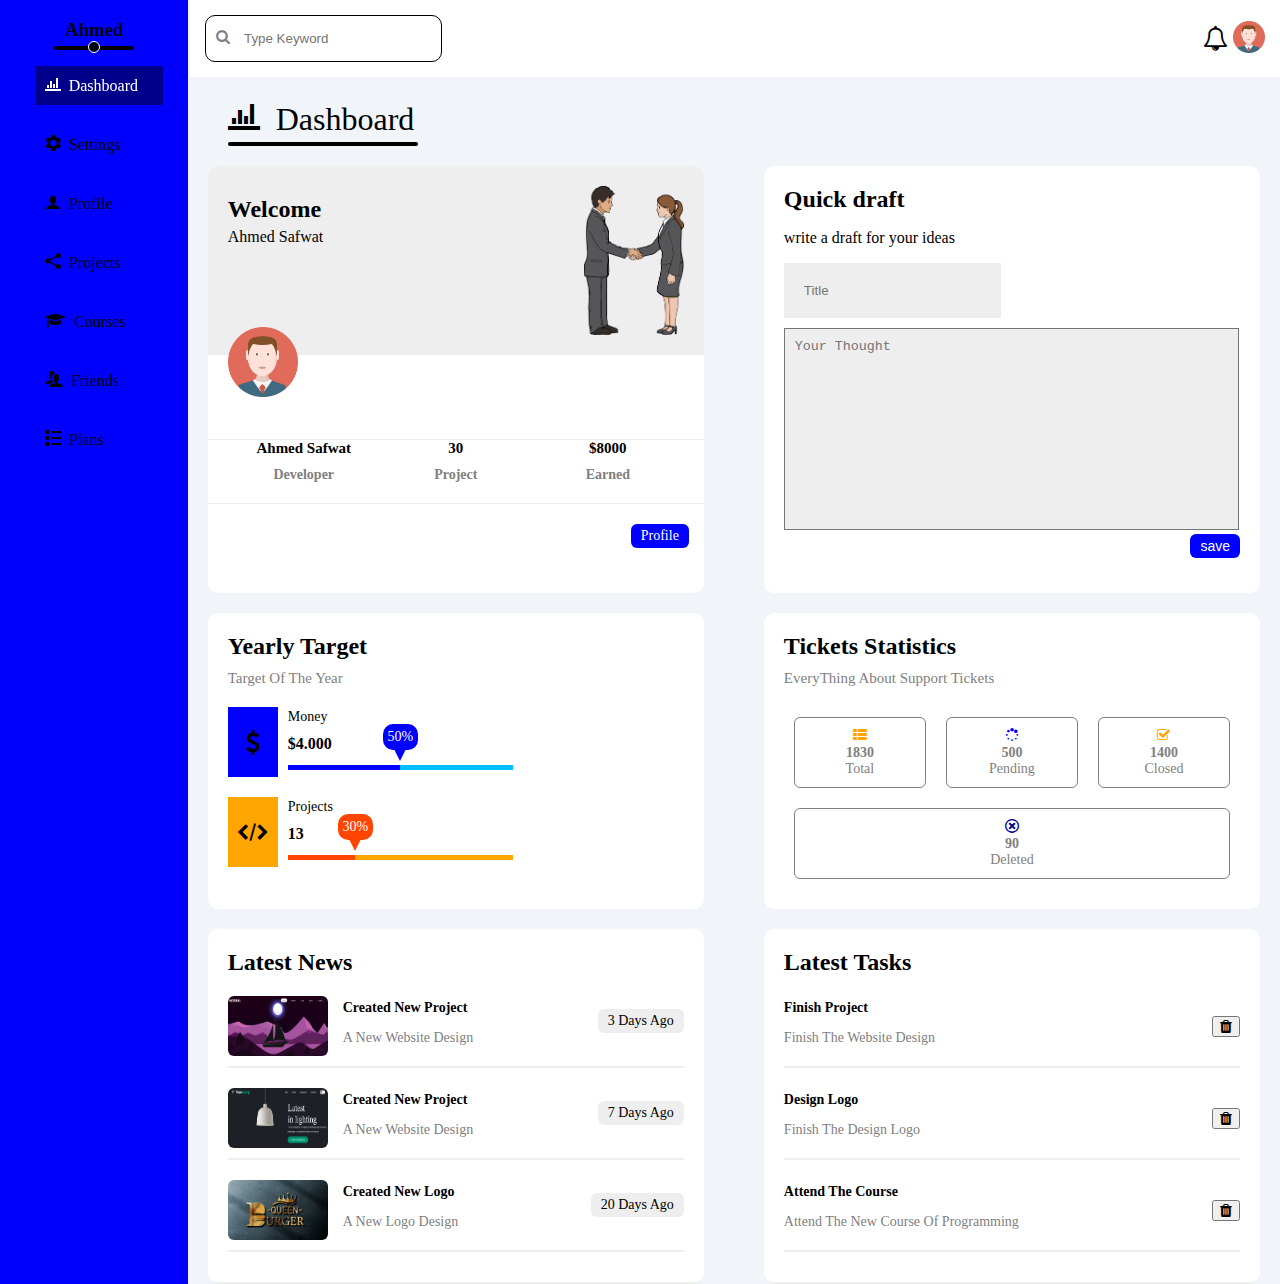
<file: index.html>
<!DOCTYPE html>
<html lang="en">
  <head>
    <meta charset="UTF-8" />
    <meta http-equiv="X-UA-Compatible" content="IE=edge" />
    <meta name="viewport" content="width=device-width, initial-scale=1.0" />
    <title>Dashboard</title>
    <link rel="stylesheet" href="icons/style.css" />
    <link rel="stylesheet" href="index.css" />
    <link rel="stylesheet" href="framwork.css" />
    <link rel="stylesheet" href="responsev index.css" />
    <link rel="stylesheet" href="fonts/New icon/style.css">
    <script defer src="index.js"></script>
    <script defer src="settings.html"></script>
  </head>
  <body class="Body">
    <div class="page">
      <div class="sidebar">
        <h3 class="t-c">Ahmed</h3>
        <button class="line">
          <span class="s1"></span> <span class="s2"></span>
        </button>
        <ul>
          <li class="bg-darkblue">
            <a href="index.html" class="icon-stats-bars cwhite">
              <span>Dashboard</span></a
            >
          </li>
          <li>
            <a href="settings.html" class="icon-cog"> <span>Settings</span></a>
          </li>
          <li>
            <a href="profile.html" class="icon-user"> <span>Profile</span></a>
          </li>
          <li>
            <a href="project.html" class="icon-share2"> <span>Projects</span></a>
            
          </li>
          <li>
            <a href="courses.html" class="icon-graduation-cap">
              <span>Courses</span></a
            >
          </li>
          <li>
            <a href="friends.html" class="icon-users"> <span>Friends</span></a>
          </li>

          <li>
            <a href="plans.html" class="icon-list"> <span>Plans</span></a>
          </li>
        </ul>
      </div>
      <div class="content">
        <!-- start hearder -->
        <div class="head">
          <div class="search">
            <span class="icon-search"></span>
            <input class="field" type="search" placeholder="Type Keyword" />
          </div>
          <div class="icons">
            <span class="notification icon-bell-o" ></span>
            <div>
              <div>
                <span><img class="avatar" id="avatar" src="img/avatar.png" alt="" /></span>
              </div>

            </div>
          </div>
                  <!-- start avatar button -->
        <div class="avatar-list" id="avatarl">
          <div class="ava-title">
            <img src="img/avatar.png" alt="">
            <p>Ahmed Safwat</p>
          </div>
          <div class="a">
            <a href="index.html">Dashboard</a>
          </div>
          <div class="a">
              <a href="profile.html">View Profile</a>
            </div>
            <div class="a">
              <a href="settings.html">Account Settings</a>
            </div>
            <div class="a">
              <a href="#">Log Out</a>
            </div>
          </div>
        <!-- end avatar button -->
        <!-- start notification button -->
        <div class="not-list" id="notl">
          <div class="a">
              <a href="#"></a>
            </div>
            <div class="a footer">
              <a href="#">You Have No Notifications</a>
            </div>

          </div>
        <!-- end notification button -->

        </div>
        <!-- end header -->
        <h1 class="title-page icon-stats-bars"> Dashboard</h1>
        <button class="lines">
          <span class="d1"></span>
        </button>
        <div class="wrapper">
          <!-- start welcome -->
          <div class="welcome">
            <div class="intro">
              <div>
                <h2>Welcome</h2>
                <p class="gray">Ahmed Safwat</p>
              </div>
              <img class="img" src="img/handshake-5522271_1280.png" alt="" />
            </div>
            <img class="ava" src="/img/avatar.png" alt="" />
            <div class="body">
              <div>Ahmed Safwat<span class="sbody"> Developer</span></div>
              <div>30 <span class="sbody">Project</span></div>
              <div>$8000<span class="sbody">Earned</span></div>
            </div>
            <a href="profile.html" class="visit">Profile </a>
          </div>
          <!-- end welcome -->
          <!--start quick draft -->
          <div class="quickdraft">
            <h2>Quick draft</h2>
            <p>write a draft for your ideas</p>
            <form action="">
              <input class="text" type="text" placeholder="Title" />
              <textarea placeholder="Your Thought"></textarea>
              <input class="sub" type="submit" value="save" />
            </form>
          </div>
          <!--end quick draft -->
          <!-- start target -->
          <div class="target">
            <h2>Yearly Target</h2>
            <p>Target Of The Year</p>
            <div class="targetrow">
              <div class="icoon bg-blue">
                <button class="icon-dollar"></button>
              </div>
              <div class="details">
                <span class="m">Money</span>
                <span class="mt">$4.000</span>
                <div class="progress bg-dblue">
                  <span class="p bg-blue" style="width: 50%">
                    <span class="pt bg-blue">50%</span>
                    <span class="tra1"></span>
                  </span>
                </div>
              </div>
            </div>
            <div class="targetrow">
              <div class="icoon bg-orange">
                <button class="icon-embed2"></button>
              </div>
              <div class="details">
                <span class="m">Projects</span>
                <span class="mt">13</span>
                <div class="progress bg-orange">
                  <span class="p bg-ored" style="width: 30%">
                    <span class="pt bg-ored">30%</span>
                    <span class="tra2"></span>
                  </span>
                </div>
              </div>
            </div>
          </div>
          <!-- start target -->
          <!--start ticket -->
          <div class="Tickets">
            <h2>Tickets Statistics</h2>
            <p>EveryThing About Support Tickets</p>
            <div class="boxs">
              <div class="box">
                <a class="icon-th-list" href=""></a>
                <br />
                <span>1830</span>
                <br />
                Total
              </div>
              <div class="box">
                <a class="icon-spinner" href=""></a>
                <br />
                <span>500</span>
                <br />
                Pending
              </div>
              <div class="box">
                <a class="icon-check-square-o" href=""></a>
                <br />
                <span>1400</span>
                <br />
                Closed
              </div>
              <div class="box">
                <a class="icon-cancel-circle" href=""></a>
                <br />
                <span>90</span>
                <br />
                Deleted
              </div>
            </div>
          </div>
          <!--end ticket -->
          <!--start latest news -->
          <div class="latestnews">
            <h2>Latest News</h2>
            <div class="latest-row">
              <img src="img/project2.png" alt="" />
              <div class="info">
                <h3>Created New Project</h3>
                <p>A New Website Design</p>
              </div>
              <div class="lable"><label>3 Days Ago</label></div>
            </div>
            <div class="latest-row">
              <img src="/img/project1.png" alt="" />
              <div class="info">
                <h3>Created New Project</h3>
                <p>A New Website Design</p>
              </div>
              <div class="lable"><label>7 Days Ago</label></div>
            </div>
            <div class="latest-row">
              <img src="/img/logo.png" alt="" />
              <div class="info">
                <h3>Created New Logo</h3>
                <p>A New Logo Design</p>
              </div>
              <div class="lable"><label>20 Days Ago</label></div>
            </div>
          </div>
          <!--end latest news -->
           <!--end latest Tasks -->
           <div class="latesttask" id="area" >
            <h2>Latest Tasks</h2>
            <div class="latest-row">
              <div class="info">
                <h3 id="h">Finish Project</h3>
                <p>Finish The Website Design</p>
              </div>
            <button  id="trash" class="icon-trash"></button>
            </div>
            <div class="latest-row" id="row">
              <div class="info">
                <h3 id="h">Design Logo</h3>
                <p>Finish The Design Logo</p>
              </div>
            <button  id="trash" class="icon-trash"></button>
            </div>
            <div class="latest-row" id="row">
              <div class="info">
                <h3 id="h">Attend The Course</h3>
                <p>Attend The New Course Of Programming </p>
              </div>
            <button id="trash" class="icon-trash"></button>
            </div>
            
        </div>
        <!--end latest Tasks -->
      </div>
    </div>
  </body>
</html>
</file>
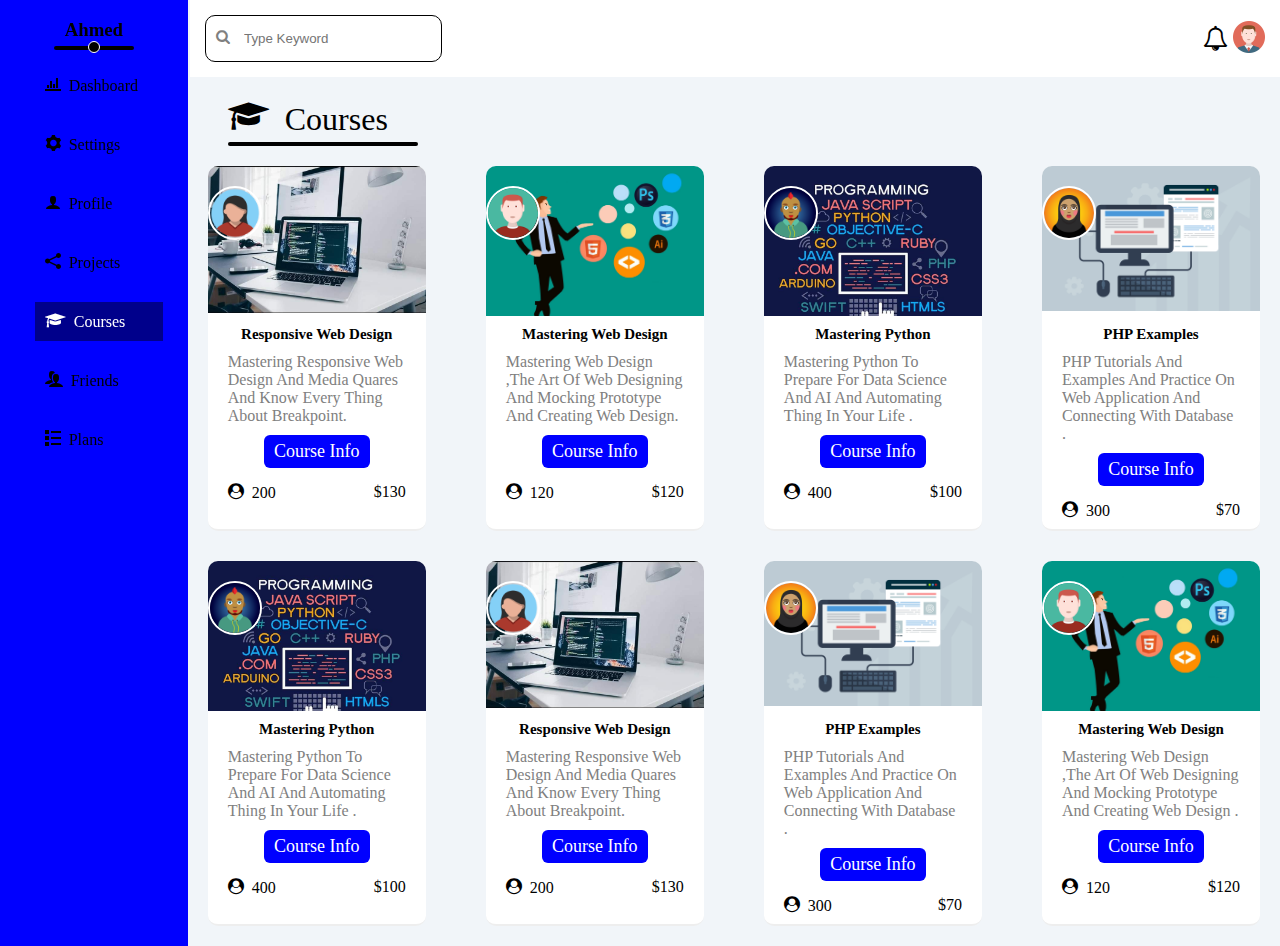
<file: courses.html>
<!DOCTYPE html>
<html lang="en">
  <head>
    <meta charset="UTF-8" />
    <meta http-equiv="X-UA-Compatible" content="IE=edge" />
    <meta name="viewport" content="width=device-width, initial-scale=1.0" />
    <title>Courses</title>
    <link rel="stylesheet" href="icons/style.css" />
    <link rel="stylesheet" href="index.css" />
    <link rel="stylesheet" href="framwork.css" />
    <link rel="stylesheet" href="responsev index.css" />
    <link rel="stylesheet" href="fonts/New icon/style.css">
    <script defer src="courses.js"></script>
  </head>
  <body>
    <div class="page">
      <div class="sidebar">
        <h3 class="t-c">Ahmed</h3>
        <button class="line">
          <span class="s1"></span> <span class="s2"></span>
        </button>
        <ul>
          <li>
            <a href="index.html" class="icon-stats-bars">
              <span>Dashboard</span></a
            >
          </li>
          <li>
            <a href="settings.html" class="icon-cog"> <span>Settings</span></a>
          </li>
          <li>
            <a href="profile.html" class="icon-user"> <span>Profile</span></a>
          </li>
          <li>
            <a href="project.html" class="icon-share2"> <span>Projects</span></a>
          
          </li>
          <li class="bg-darkblue">
            <a href="courses.html" class="icon-graduation-cap cwhite">
              <span>Courses</span></a
          </li>
          <li>
            <a href="friends.html" class="icon-users"> <span>Friends</span></a>
          </li>
          <li>
            <a href="plans.html" class="icon-list"> <span>Plans</span></a>
          </li>
        </ul>
      </div>
      <div class="content">
        <!-- start hearder -->
        <div class="head">
          <div class="search">
            <span class="icon-search"></span>
            <input class="field" type="search" placeholder="Type Keyword" />
          </div>
          <div class="icons">
            <span class="notification icon-bell-o"></span>
            <span><img class="avatar" id="avatar" src="/img/avatar.png" alt="" /></span>
          </div>
                            <!-- start avatar button -->
        <div class="avatar-list" id="avatarl">
          <div class="ava-title">
            <img src="img/avatar.png" alt="">
            <p>Ahmed Safwat</p>
          </div>
          <div class="a">
            <a href="index.html">Dashboard</a>
          </div>
          <div class="a">
              <a href="profile.html">View Profile</a>
            </div>
            <div class="a">
              <a href="settings.html">Account Settings</a>
            </div>
            <div class="a">
              <a href="#">Log Out</a>
            </div>
          </div>
        <!-- start avatar button -->
               <!-- start notification button -->
               <div class="not-list" id="notl">
                <div class="a">
                    <a href="#"></a>
                  </div>
                  <div class="a footer">
                    <a href="#">You Have No Notifications</a>
                  </div>
      
                </div>
              <!-- end notification button -->
        </div>
        <!-- end header -->

        <h1 class="title-page icon-graduation-cap"> Courses</h1>
        <button class="lines">
          <span class="d1"></span>
        </button>
        <div class="wrapper-course">
                    <!--start  course card -->
            <div class="courses-w">
                <div class="back-g">
                    <img src="img/courses (2).jpg" alt="">
                    <img class="doc-avatar" src="img/4.png" alt="">
                </div>
                <div class="Data">
                    <h3>Responsive Web Design</h3>
                    <p>Mastering Responsive Web Design And Media Quares And Know Every Thing About Breakpoint.</p>
                   <Div><a href="#">Course Info</a></Div>
                </div>
                <div class="user">
                    <div class="icon-user-circle"> 200</div> 
                    <div>$130</div>
                   </div>
            </div>
                <!--End  course card -->
                <!--start  course card -->
            <div class="courses-w">
                <div class="back-g">
                    <img src="img/web-3157323_1920.jpg" alt="">
                    <img class="doc-avatar" src="img/5.png" alt="">
                </div>

                <div class="Data">
                    <h3>Mastering Web Design</h3>
                    <p>Mastering Web Design ,The Art Of Web Designing
                        And Mocking Prototype And Creating Web Design.</p>
                   <Div><a href="#">Course Info</a></Div>
                </div>
                <div class="user">
                    <div class="icon-user-circle"> 120</div> 
                    <div>$120</div>
                   </div>
            </div>
                <!--End  course card -->
                                <!--start  course card -->
            <div class="courses-w">
                <div class="back-g">
                    <img src="img/courses (1).jpg" alt="">
                    <img class="doc-avatar" src="img/1.png" alt="">
                </div>

                <div class="Data">
                    <h3>Mastering Python</h3>
                    <p>Mastering Python To Prepare For 
                        Data Science And AI And Automating Thing In Your Life .</p>
                   <Div><a href="#">Course Info</a></Div>
                </div>
                <div class="user">
                    <div class="icon-user-circle"> 400</div> 
                    <div>$100</div>
                </div>
            </div>
                <!--End  course card -->
                                    <!--start  course card -->
            <div class="courses-w">
                <div class="back-g">
                    <img src="img/wep course.jpg" alt="">
                    <img class="doc-avatar" src="img/2.png" alt="">
                </div>

                <div class="Data">
                    <h3>PHP Examples</h3>
                    <p>PHP Tutorials And Examples And Practice On Web Application And Connecting With Database .</p>
                   <Div><a href="#">Course Info</a></Div>
                </div>
                <div class="user">
                    <div class="icon-user-circle"> 300</div> 
                    <div>$70</div>
                   </div>
            </div>
                <!--End  course card -->
                                <!--start  course card -->
            <div class="courses-w">
                <div class="back-g">
                    <img src="img/courses (1).jpg" alt="">
                    <img class="doc-avatar" src="img/1.png" alt="">
                </div>

                <div class="Data">
                    <h3>Mastering Python</h3>
                    <p>Mastering Python To Prepare For 
                        Data Science And AI And Automating Thing In Your Life .</p>
                   <Div><a href="#">Course Info</a></Div>
                </div>
                <div class="user">
                    <div class="icon-user-circle"> 400</div> 
                    <div>$100</div>
                </div>
            </div>
             <!--End  course card -->
                    <!--start  course card -->
                    <div class="courses-w">
                        <div class="back-g">
                            <img src="img/courses (2).jpg" alt="">
                            <img class="doc-avatar" src="img/4.png" alt="">
                        </div>
        
                        <div class="Data">
                            <h3>Responsive Web Design</h3>
                            <p>Mastering Responsive Web Design And Media Quares And Know Every Thing About Breakpoint.</p>
                           <Div><a href="#">Course Info</a></Div>
                        </div>
                        <div class="user">
                            <div class="icon-user-circle"> 200</div> 
                            <div>$130</div>
                           </div>
                    </div>
                        <!--End  course card -->
                              <!--start  course card -->
                              <div class="courses-w">
                                <div class="back-g">
                                    <img src="img/wep course.jpg" alt="">
                                    <img class="doc-avatar" src="img/2.png" alt="">
                                </div>
                
                                <div class="Data">
                                    <h3>PHP Examples</h3>
                                    <p>PHP Tutorials And Examples And Practice On Web Application And Connecting With Database .</p>
                                   <Div><a href="#">Course Info</a></Div>
                                </div>
                                <div class="user">
                                    <div class="icon-user-circle"> 300</div> 
                                    <div>$70</div>
                                   </div>
                            </div>
                                <!--End  course card -->
                             <!--start  course card -->
            <div class="courses-w">
                <div class="back-g">
                    <img src="img/web-3157323_1920.jpg" alt="">
                    <img class="doc-avatar" src="img/5.png" alt="">
                </div>

                <div class="Data">
                    <h3>Mastering Web Design</h3>
                    <p>Mastering Web Design ,The Art Of Web Designing
                        And Mocking Prototype And Creating Web Design .</p>
                   <Div><a href="#">Course Info</a></Div>
                </div>
                <div class="user">
                    <div class="icon-user-circle"> 120</div> 
                    <div>$120</div>
                   </div>
            </div>
                <!--End  course card -->
  
      </div>
    </div>
  </body>
</html>
</file>
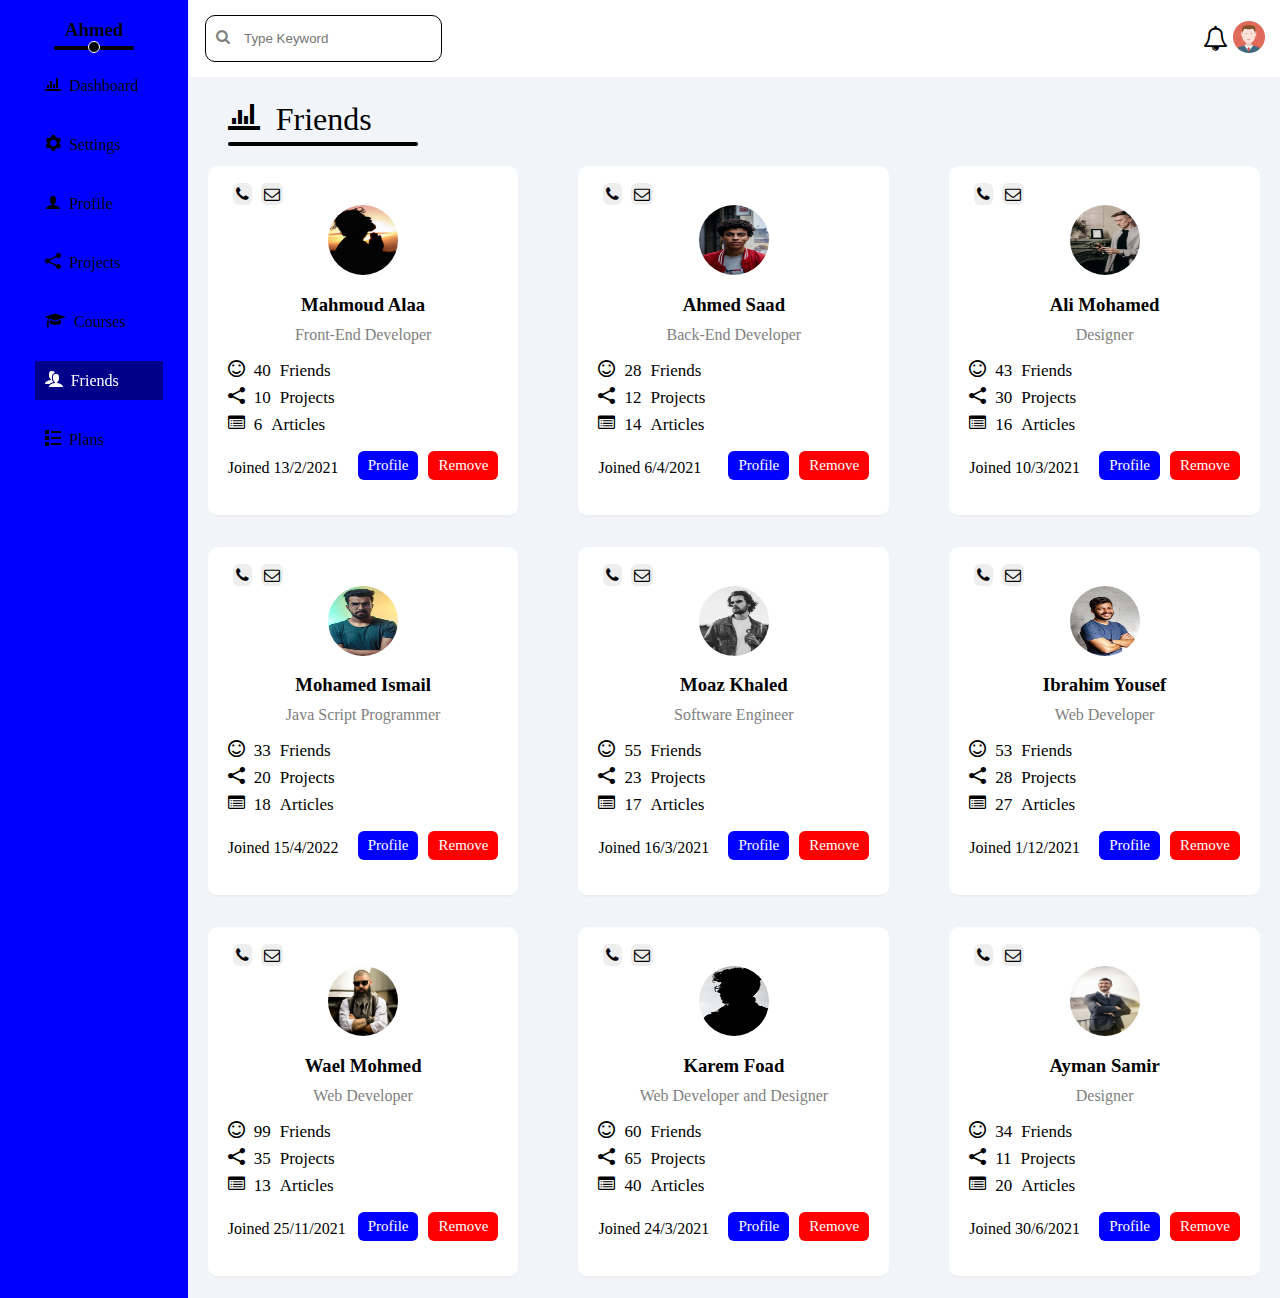
<file: friends.html>
<!DOCTYPE html>
<html lang="en">
  <head>
    <meta charset="UTF-8" />
    <meta http-equiv="X-UA-Compatible" content="IE=edge" />
    <meta name="viewport" content="width=device-width, initial-scale=1.0" />
    <title>Friends</title>
    <link rel="stylesheet" href="icons/style.css" />
    <link rel="stylesheet" href="index.css" />
    <link rel="stylesheet" href="framwork.css" />
    <link rel="stylesheet" href="responsev index.css" />
    <link rel="stylesheet" href="fonts/New icon/style.css">
    <script defer src="friends.js"></script>
  </head>
  <body>
    <div class="page">
      <div class="sidebar">
        <h3 class="t-c">Ahmed</h3>
        <button class="line">
          <span class="s1"></span> <span class="s2"></span>
        </button>
        <ul>
          <li>
            <a href="index.html" class="icon-stats-bars">
              <span>Dashboard</span></a
            >
          </li>
          <li>
            <a href="settings.html" class="icon-cog"> <span>Settings</span></a>
          </li>
          <li>
            <a href="profile.html" class="icon-user"> <span>Profile</span></a>
          </li>
          <li>
            <a href="project.html" class="icon-share2"> <span>Projects</span></a>
          </li>
          <li>
            <a href="courses.html" class="icon-graduation-cap">
              <span>Courses</span></a
            >
          </li>
          <li class="bg-darkblue">
            <a href="friends.html" class="icon-users cwhite"> <span>Friends</span></a>
          </li>
          <li>
            <a href="plans.html" class="icon-list"> <span>Plans</span></a>
          </li>
        </ul>
      </div>

      <div class="content">
        <!-- start hearder -->
        <div class="head">
          <div class="search">
            <span class="icon-search"></span>
            <input class="field" type="search" placeholder="Type Keyword" />
          </div>
          <div class="icons">
            <span class="notification icon-bell-o"></span>
            <span><img class="avatar" id="avatar" src="img/avatar.png" alt="" /></span>
          </div>
                  <!-- start avatar button -->
        <div class="avatar-list" id="avatarl">
          <div class="ava-title">
            <img src="img/avatar.png" alt="">
            <p>Ahmed Safwat</p>
          </div>
          <div class="a">
            <a href="index.html">Dashboard</a>
          </div>
          <div class="a">
              <a href="profile.html">View Profile</a>
            </div>
            <div class="a">
              <a href="settings.html">Account Settings</a>
            </div>
            <div class="a">
              <a href="#">Log Out</a>
            </div>
          </div>
        <!-- start avatar button -->
               <!-- start notification button -->
               <div class="not-list" id="notl">
                <div class="a">
                    <a href="#"></a>
                  </div>
                  <div class="a footer">
                    <a href="#">You Have No Notifications</a>
                  </div>
      
                </div>
              <!-- end notification button -->
        </div>
        <!-- end header -->
        <h1 class="title-page  icon-stats-bars"> Friends</h1>
        <button class="lines">
          <span class="d1"></span>
        </button>
        <div class="wrapper-friends" id="frindscard">
          <!-- start frindes card -->
            <div class="friends-w" id="card">
                <div class="contact">
                    <a class="icon-phone" href=""></a>
                    <a class="icon-envelope-o" href=""></a>
                </div>
                <div class="prof"><img class="f-profile" src="img/g.jpg" alt="">
                <h3>Mahmoud Alaa</h3>
                <p>Front-End Developer</p>
                </div>
                <div class="f-info">
                    <span class="icon-smile"> 40 Friends</span>
                    <span class="icon-share2"> 10 Projects</span>
                    <span class="icon-list-alt"> 6 Articles</span>
                </div>
                <div class="add-remove">
                    <span>Joined 13/2/2021 </span>
                    <div class="a-r-btn">
                        <a class="bg-blue" href="#">Profile</a>
                        <a id="remove" class="bg-red Remove" href="#">Remove</a>
                    </div>
                </div>
            </div>
                      <!-- end frides card -->
                      <!-- start frides card -->
            <div class="friends-w" id="card">
              <div class="contact">
                  <a class="icon-phone" href=""></a>
                  <a class="icon-envelope-o" href=""></a>
              </div>
              <div class="prof"><img class="f-profile" src="img/b.jpg" alt="">
              <h3>Ahmed Saad</h3>
              <p>Back-End Developer</p>
              </div>
              <div class="f-info">
                  <span class="icon-smile"> 28 Friends</span>
                  <span class="icon-share2"> 12 Projects</span>
                  <span class="icon-list-alt"> 14 Articles</span>
              </div>
              <div class="add-remove">
                  <span>Joined 6/4/2021 </span>
                  <div class="a-r-btn">
                      <a class="bg-blue" href="#">Profile</a>
                      <a id="remove" class="bg-red Remove" href="#">Remove</a>
                  </div>
              </div>
          </div>
                    <!-- end frides card -->
                    <!-- start frides card -->
            <div class="friends-w" id="card">
              <div class="contact">
                  <a class="icon-phone" href=""></a>
                  <a class="icon-envelope-o" href=""></a>
              </div>
              <div class="prof"><img class="f-profile" src="img/c.jpg" alt="">
              <h3>Ali Mohamed</h3>
              <p>Designer</p>
              </div>
              <div class="f-info">
                  <span class="icon-smile"> 43 Friends</span>
                  <span class="icon-share2"> 30 Projects</span>
                  <span class="icon-list-alt"> 16 Articles</span>
              </div>
              <div class="add-remove">
                  <span>Joined 10/3/2021 </span>
                  <div class="a-r-btn">
                      <a class="bg-blue" href="#">Profile</a>
                      <a id="remove"  class="bg-red Remove" href="#">Remove</a>
                  </div>
              </div>
          </div>
                    <!-- end frides card -->
                    <!-- start frides card -->
            <div class="friends-w">
              <div class="contact" id="card">
                  <a class="icon-phone" href=""></a>
                  <a class="icon-envelope-o" href=""></a>
              </div>
              <div class="prof"><img class="f-profile" src="img/d.jpg" alt="">
              <h3>Mohamed Ismail</h3>
              <p>Java Script Programmer</p>
              </div>
              <div class="f-info">
                  <span class="icon-smile"> 33 Friends</span>
                  <span class="icon-share2"> 20 Projects</span>
                  <span class="icon-list-alt"> 18 Articles</span>
              </div>
              <div class="add-remove">
                  <span>Joined 15/4/2022 </span>
                  <div class="a-r-btn">
                      <a class="bg-blue" href="#">Profile</a>
                      <a id="remove"  class="bg-red Remove" href="#">Remove</a>
                  </div>
              </div>
          </div>
                    <!-- end frides card -->
                    <!-- start frides card -->
            <div class="friends-w" id="card">
              <div class="contact">
                  <a class="icon-phone" href=""></a>
                  <a class="icon-envelope-o" href=""></a>
              </div>
              <div class="prof"><img class="f-profile" src="img/e.jpg" alt="">
              <h3>Moaz Khaled</h3>
              <p>Software Engineer</p>
              </div>
              <div class="f-info">
                  <span class="icon-smile"> 55 Friends</span>
                  <span class="icon-share2"> 23 Projects</span>
                  <span class="icon-list-alt"> 17 Articles</span>
              </div>
              <div class="add-remove">
                  <span>Joined 16/3/2021 </span>
                  <div class="a-r-btn">
                      <a class="bg-blue" href="#">Profile</a>
                      <a id="remove"  class="bg-red Remove" href="#">Remove</a>
                  </div>
              </div>
          </div>
                    <!-- end frides card -->
                    
                    <!-- start frides card -->
            <div class="friends-w" id="card">
              <div class="contact">
                  <a class="icon-phone" href=""></a>
                  <a class="icon-envelope-o" href=""></a>
              </div>
              <div class="prof"><img class="f-profile" src="img/f.jpg" alt="">
              <h3>Ibrahim Yousef</h3>
              <p>Web Developer</p>
              </div>
              <div class="f-info">
                  <span class="icon-smile"> 53 Friends</span>
                  <span class="icon-share2"> 28 Projects</span>
                  <span class="icon-list-alt"> 27 Articles</span>
              </div>
              <div class="add-remove">
                  <span>Joined 1/12/2021 </span>
                  <div class="a-r-btn">
                      <a class="bg-blue" href="#">Profile</a>
                      <a id="remove"  class="bg-red Remove" href="#">Remove</a>
                  </div>
              </div>
          </div>
                    <!-- end frides card -->
                    <!-- start frides card -->
            <div class="friends-w" id="card">
              <div class="contact">
                  <a class="icon-phone" href=""></a>
                  <a class="icon-envelope-o" href=""></a>
              </div>
              <div class="prof"><img class="f-profile" src="/img/h.jpg" alt="">
              <h3>Wael Mohmed</h3>
              <p>Web Developer</p>
              </div>
              <div class="f-info">
                  <span class="icon-smile"> 99 Friends</span>
                  <span class="icon-share2"> 35 Projects</span>
                  <span class="icon-list-alt"> 13 Articles</span>
              </div>
              <div class="add-remove">
                  <span>Joined 25/11/2021 </span>
                  <div class="a-r-btn">
                      <a class="bg-blue" href="#">Profile</a>
                      <a id="remove"  class="bg-red Remove" href="#">Remove</a>
                  </div>
              </div>
          </div>
                    <!-- end frides card -->
                    <!-- start frides card -->
            <div class="friends-w" id="card">
              <div class="contact">
                  <a class="icon-phone" href=""></a>
                  <a class="icon-envelope-o" href=""></a>
              </div>
              <div class="prof"><img class="f-profile" src="img/i.jpg" alt="">
              <h3>Karem Foad</h3>
              <p>Web Developer and Designer</p>
              </div>
              <div class="f-info">
                  <span class="icon-smile"> 60 Friends</span>
                  <span class="icon-share2"> 65 Projects</span>
                  <span class="icon-list-alt"> 40 Articles</span>
              </div>
              <div class="add-remove">
                  <span>Joined 24/3/2021 </span>
                  <div class="a-r-btn">
                      <a class="bg-blue" href="#">Profile</a>
                      <a id="remove"  class="bg-red Remove" href="#">Remove</a>
                  </div>
              </div>
          </div>
                    <!-- end frides card -->
                      <!-- start frides card -->
            <div class="friends-w" id="card">
              <div class="contact">
                  <a class="icon-phone" href=""></a>
                  <a class="icon-envelope-o" href=""></a>
              </div>
              <div class="prof"><img class="f-profile" src="img/j.jpg" alt="">
              <h3>Ayman Samir</h3>
              <p>Designer</p>
              </div>
              <div class="f-info">
                  <span class="icon-smile"> 34 Friends</span>
                  <span class="icon-share2"> 11 Projects</span>
                  <span class="icon-list-alt"> 20 Articles</span>
              </div>
              <div class="add-remove">
                  <span>Joined 30/6/2021 </span>  
                  <div class="a-r-btn">
                      <a class="bg-blue" href="#">Profile</a>
                      <a id="remove"  class="bg-red Remove" href="#">Remove</a>
                  </div>
              </div>
          </div>
                    <!-- end frides card -->

  
      </div>
    </div>
  </body>
</html>
</file>
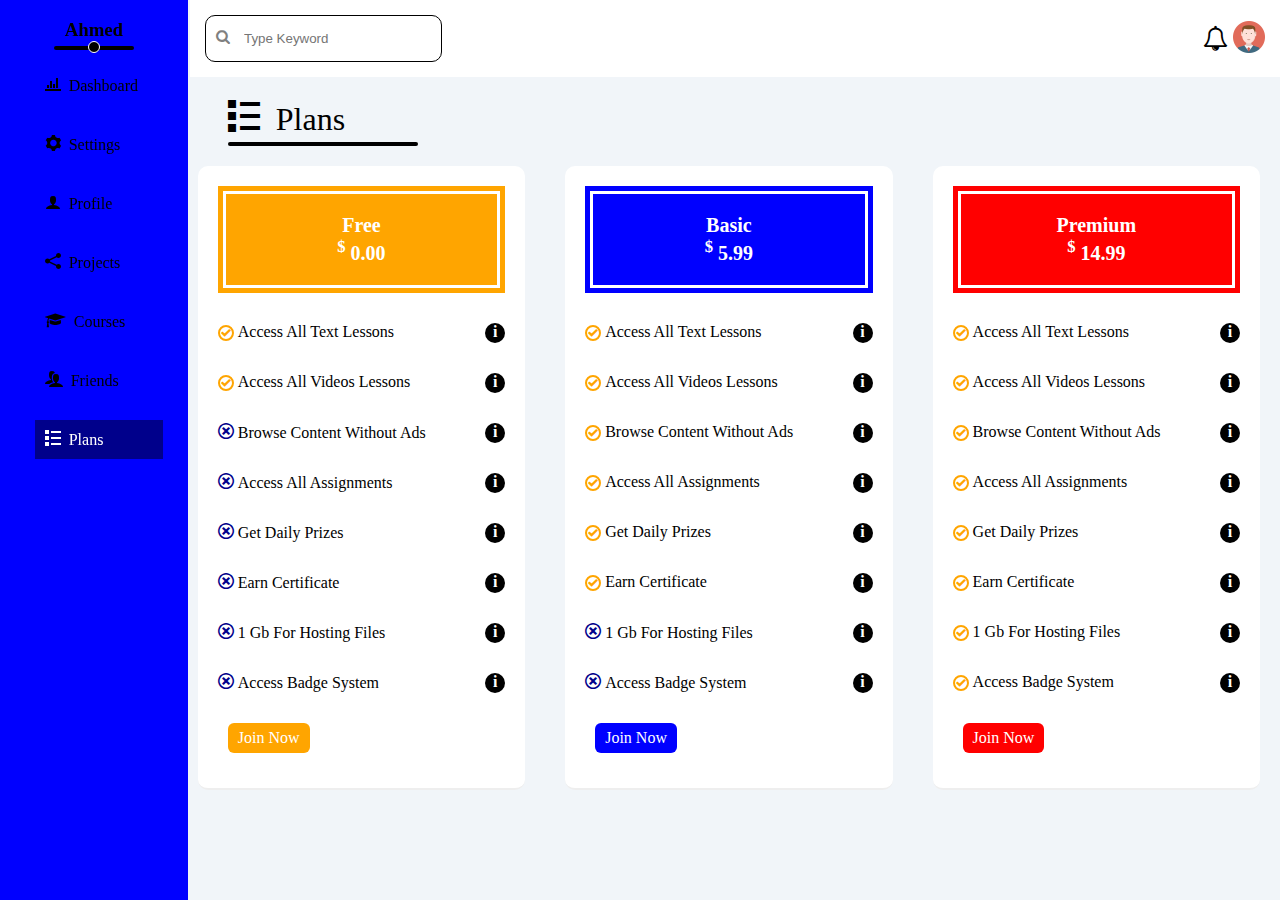
<file: plans.html>
<!DOCTYPE html>
<html lang="en">
  <head>
    <meta charset="UTF-8" />
    <meta http-equiv="X-UA-Compatible" content="IE=edge" />
    <meta name="viewport" content="width=device-width, initial-scale=1.0" />
    <title>Plans</title>
    <link rel="stylesheet" href="icons/style.css" />
    <link rel="stylesheet" href="index.css" />
    <link rel="stylesheet" href="framwork.css" />
    <link rel="stylesheet" href="responsev index.css" />
    <link rel="stylesheet" href="fonts/New icon/style.css">
    <script defer src="plans.js"></script>
    <script defer src="index.js"></script>


  </head>
  <body>
    <div class="page">
      <div class="sidebar">
        <h3 class="t-c">Ahmed</h3>
        <button class="line">
          <span class="s1"></span> <span class="s2"></span>
        </button>
        <ul>
          <li>
            <a href="index.html" class="icon-stats-bars">
              <span>Dashboard</span></a
            >
          </li>
          <li>
            <a href="settings.html" class="icon-cog"> <span>Settings</span></a>
          </li>
          <li>
            <a href="profile.html" class="icon-user"> <span>Profile</span></a>
          </li>
          <li>
            <a href="project.html" class="icon-share2"> <span>Projects</span></a>
          </li>
          <li>
            <a href="courses.html" class="icon-graduation-cap">
              <span>Courses</span></a
            >
          </li>
          <li>
            <a href="friends.html" class="icon-users"> <span>Friends</span></a>
          </li>
          <li class="bg-darkblue">
            <a href="plans.html" class="icon-list cwhite"> <span>Plans</span></a>
          </li>
        </ul>
      </div>
      <div class="content">
        <!-- start hearder -->
        <div class="head">
          <div class="search">
            <span class="icon-search"></span>
            <input class="field" type="search" placeholder="Type Keyword" />
          </div>
          <div class="icons">
            <span class="notification icon-bell-o"></span>
            <span><img class="avatar" id="avatar" src="/img/avatar.png" alt="" /></span>
          </div>
                            <!-- start avatar button -->
        <div class="avatar-list" id="avatarl">
          <div class="ava-title">
            <img src="img/avatar.png" alt="">
            <p>Ahmed Safwat</p>
          </div>
          <div class="a">
            <a href="index.html">Dashboard</a>
          </div>
          <div class="a">
              <a href="profile.html">View Profile</a>
            </div>
            <div class="a">
              <a href="settings.html">Account Settings</a>
            </div>
            <div class="a">
              <a href="#">Log Out</a>
            </div>
          </div>
        <!-- start avatar button -->
               <!-- start notification button -->
               <div class="not-list" id="notl">
                <div class="a">
                    <a href="#"></a>
                  </div>
                  <div class="a footer">
                    <a href="#">You Have No Notifications</a>
                  </div>
      
                </div>
              <!-- end notification button -->
        </div>
        <!-- end header -->

        <h1 class="title-page icon-list"> Plans</h1>
        <button class="lines">
          <span class="d1"></span>
        </button>
        <div class="wrapper-plans">
            <!-- start plan card -->
                <div class="plans">
                    <div class="plan-c">
                    <div class="border bg-orange">
                     <div class="plan-card">
                         <span>Free</span>
                         <span><sup>$</sup> 0.00</span>
                     </div>
                    </div>
                    </div>
                    <!-- start row -->
                    <div class="access">
                     <span> <span class="icon-checkmark"></span>  Access All Text Lessons</span>
                     <span class="i-circle"><span class="cwhite">i</span></span>
            </div>
                 <!-- end row -->
                  <!-- start row -->
                  <div class="access">
                    <span> <span class="icon-checkmark"></span>  Access All Videos Lessons</span>
                    <span class="i-circle"><span class="cwhite">i</span></span>
             </div>
                  <!-- end row -->
                                   <!-- start row -->
                                   <div class="access">
                                    <span> <span class="icon-cancel-circle"></span> Browse Content Without Ads </span>
                                    <span class="i-circle"><span class="cwhite">i</span></span>
                             </div>
                                  <!-- end row -->
                                           <!-- start row -->
                                           <div class="access">
                                            <span> <span class="icon-cancel-circle"></span> Access All Assignments </span>
                                            <span class="i-circle"><span class="cwhite">i</span></span>
                                     </div>
                                          <!-- end row -->
                                        <!-- start row -->
                                            <div class="access">
                                           <span> <span class="icon-cancel-circle"></span> Get Daily Prizes </span>
                                            <span class="i-circle"><span class="cwhite">i</span></span>
                                             </div>
                                             <!-- end row -->
                                              <!-- start row -->
                                              <div class="access">
                                                <span> <span class="icon-cancel-circle"></span> Earn Certificate </span>
                                                <span class="i-circle"><span class="cwhite">i</span></span>
                                         </div>
                                              <!-- end row -->
                                               <!-- start row -->
                                               <div class="access">
                                                <span> <span class="icon-cancel-circle"></span> 1 Gb For Hosting Files</span>
                                                <span class="i-circle"><span class="cwhite">i</span></span>
                                         </div>
                                              <!-- end row -->
                                                                      <!-- start row -->
                                                                      <div class="access">
                                                                        <span> <span class="icon-cancel-circle"></span> Access Badge System</span>
                                                                        <span class="i-circle"><span class="cwhite">i</span></span>
                                                                 </div>
                                                                      <!-- end row -->
                                    <a class="bg-orange" href="#">Join Now</a>
                                  </div>
                                   <!-- end plan card -->
                                   <!--________________________________________________________________________________________________________________  -->
                                               <!-- start plan card -->
                <div class="plans">
                    <div class="plan-c">
                    <div class="border bg-blue">
                     <div class="plan-card">
                         <span>Basic</span>
                         <span><sup>$</sup> 5.99</span>
                     </div>
                    </div>
                    </div>
                    <!-- start row -->
                    <div class="access">
                     <span> <span class="icon-checkmark"></span>  Access All Text Lessons</span>
                     <span class="i-circle"><span class="cwhite">i</span></span>
            </div>
                 <!-- end row -->
                  <!-- start row -->
                  <div class="access">
                    <span> <span class="icon-checkmark"></span>  Access All Videos Lessons</span>
                    <span class="i-circle"><span class="cwhite">i</span></span>
             </div>
                  <!-- end row -->
                                   <!-- start row -->
                                   <div class="access">
                                    <span> <span class="icon-checkmark"></span> Browse Content Without Ads </span>
                                    <span class="i-circle"><span class="cwhite">i</span></span>
                             </div>
                                  <!-- end row -->
                                           <!-- start row -->
                                           <div class="access">
                                            <span> <span class="icon-checkmark"></span> Access All Assignments </span>
                                            <span class="i-circle"><span class="cwhite">i</span></span>
                                     </div>
                                          <!-- end row -->
                                        <!-- start row -->
                                            <div class="access">
                                           <span> <span class="icon-checkmark"></span> Get Daily Prizes </span>
                                            <span class="i-circle"><span class="cwhite">i</span></span>
                                             </div>
                                             <!-- end row -->
                                              <!-- start row -->
                                              <div class="access">
                                                <span> <span class="icon-checkmark"></span> Earn Certificate </span>
                                                <span class="i-circle"><span class="cwhite">i</span></span>
                                         </div>
                                              <!-- end row -->
                                               <!-- start row -->
                                               <div class="access">
                                                <span> <span class="icon-cancel-circle"></span> 1 Gb For Hosting Files</span>
                                                <span class="i-circle"><span class="cwhite">i</span></span>
                                         </div>
                                              <!-- end row -->
                                                                      <!-- start row -->
                                                                      <div class="access">
                                                                        <span> <span class="icon-cancel-circle"></span> Access Badge System</span>
                                                                        <span class="i-circle"><span class="cwhite">i</span></span>
                                                                 </div>
                                                                      <!-- end row -->
                                    <a class="bg-blue" href="#">Join Now</a>
                                  </div>
                                   <!-- end plan card -->
                                   <!-- _________________________________________________________________________________________ -->
                                                                <!-- start plan card -->
                <div class="plans">
                    <div class="plan-c">
                    <div class="border bg-red">
                     <div class="plan-card">
                         <span>Premium</span>
                         <span><sup>$</sup> 14.99</span>
                     </div>
                    </div>
                    </div>
                    <!-- start row -->
                    <div class="access">
                     <span> <span class="icon-checkmark"></span>  Access All Text Lessons</span>
                     <span class="i-circle"><span class="cwhite">i</span></span>
            </div>
                 <!-- end row -->
                  <!-- start row -->
                  <div class="access">
                    <span> <span class="icon-checkmark"></span>  Access All Videos Lessons</span>
                    <span class="i-circle"><span class="cwhite">i</span></span>
             </div>
                  <!-- end row -->
                                   <!-- start row -->
                                   <div class="access">
                                    <span> <span class="icon-checkmark"></span> Browse Content Without Ads </span>
                                    <span class="i-circle"><span class="cwhite">i</span></span>
                             </div>
                                  <!-- end row -->
                                           <!-- start row -->
                                           <div class="access">
                                            <span> <span class="icon-checkmark"></span> Access All Assignments </span>
                                            <span class="i-circle"><span class="cwhite">i</span></span>
                                     </div>
                                          <!-- end row -->
                                        <!-- start row -->
                                            <div class="access">
                                           <span> <span class="icon-checkmark"></span> Get Daily Prizes </span>
                                            <span class="i-circle"><span class="cwhite">i</span></span>
                                             </div>
                                             <!-- end row -->
                                              <!-- start row -->
                                              <div class="access">
                                                <span> <span class="icon-checkmark"></span> Earn Certificate </span>
                                                <span class="i-circle"><span class="cwhite">i</span></span>
                                         </div>
                                              <!-- end row -->
                                               <!-- start row -->
                                               <div class="access">
                                                <span> <span class="icon-checkmark"></span> 1 Gb For Hosting Files</span>
                                                <span class="i-circle"><span class="cwhite">i</span></span>
                                         </div>
                                              <!-- end row -->
                                                                      <!-- start row -->
                                                                      <div class="access">
                                                                        <span> <span class="icon-checkmark"></span> Access Badge System</span>
                                                                        <span class="i-circle"><span class="cwhite">i</span></span>
                                                                 </div>
                                                                      <!-- end row -->
                                    <a class="bg-red" href="#">Join Now</a>
                                  </div>
                                   <!-- end plan card -->
    </div>
  </body>
</html>
</file>
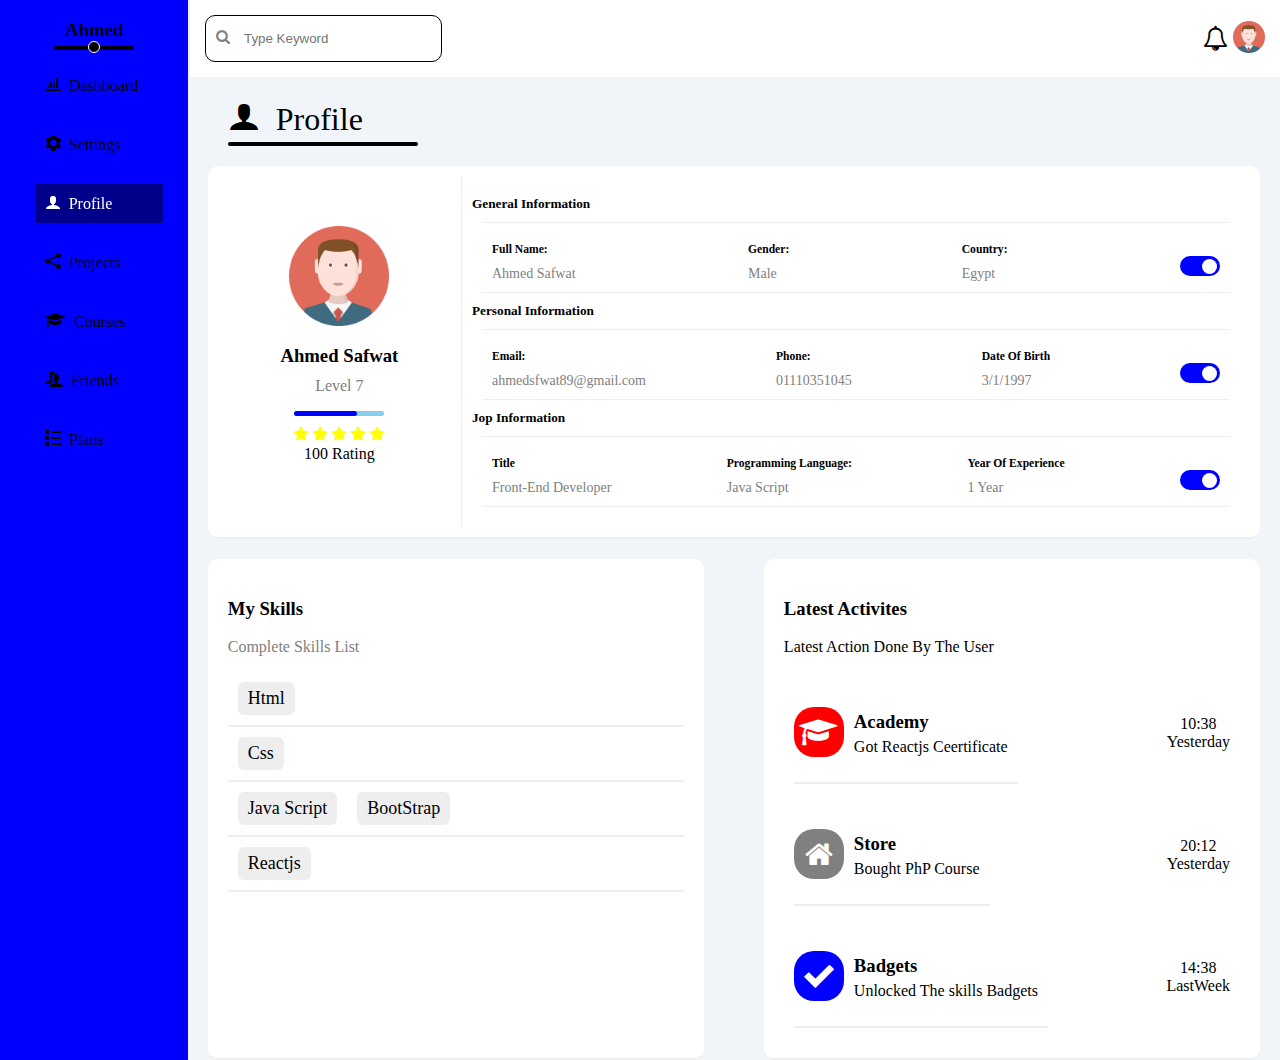
<file: profile.html>
<!DOCTYPE html>
<html lang="en">
  <head>
    <meta charset="UTF-8" />
    <meta http-equiv="X-UA-Compatible" content="IE=edge" />
    <meta name="viewport" content="width=device-width, initial-scale=1.0" />
    <title>Profile</title>
    <link rel="stylesheet" href="icons/style.css" />
    <link rel="stylesheet" href="index.css" />
    <link rel="stylesheet" href="framwork.css" />
    <link rel="stylesheet" href="responsev index.css" />
    <link rel="stylesheet" href="fonts/New icon/style.css">
    <script defer src="profile.js"></script>
  </head>
  <body>
    <div class="page">
      <div class="sidebar">
        <h3 class="t-c">Ahmed</h3>
        <button class="line">
          <span class="s1"></span> <span class="s2"></span>
        </button>
        <ul>
          <li>
            <a href="index.html" class="icon-stats-bars">
              <span>Dashboard</span></a
            >
          </li>
          <li>
            <a href="settings.html" class="icon-cog"> <span>Settings</span></a>
          </li>
          <li class="bg-darkblue">
            <a href="profile.html" class="icon-user cwhite"> <span>Profile</span></a>
          </li>
          <li>
            <a href="project.html" class="icon-share2"> <span>Projects</span></a>
          </li>
          <li>
            <a href="courses.html" class="icon-graduation-cap">
              <span>Courses</span></a
            >
          </li>
          <li>
            <a href="friends.html" class="icon-users"> <span>Friends</span></a>
          </li>
          <li>
            <a href="plans.html" class="icon-list"> <span>Plans</span></a>
          </li>
        </ul>
      </div>
      <div class="content">
        <!-- start hearder -->
        <div class="head">
          <div class="search">
            <span class="icon-search"></span>
            <input class="field" type="search" placeholder="Type Keyword" />
          </div>
          <div class="icons">
            <span class="notification icon-bell-o"></span>
            <span><img class="avatar" id="avatar" src="/img/avatar.png" alt="" /></span>
          </div>
                            <!-- start avatar button -->
        <div class="avatar-list" id="avatarl">
          <div class="ava-title">
            <img src="img/avatar.png" alt="">
            <p>Ahmed Safwat</p>
          </div>
          <div class="a">
            <a href="index.html">Dashboard</a>
          </div>
          <div class="a">
              <a href="profile.html">View Profile</a>
            </div>
            <div class="a">
              <a href="settings.html">Account Settings</a>
            </div>
            <div class="a">
              <a href="#">Log Out</a>
            </div>
          </div>
        <!-- start avatar button -->
               <!-- start notification button -->
               <div class="not-list" id="notl">
                <div class="a">
                    <a href="#"></a>
                  </div>
                  <div class="a footer">
                    <a href="#">You Have No Notifications</a>
                  </div>
      
                </div>
              <!-- end notification button -->
        </div>
        <!-- end header -->
        <h1 class="title-page icon-user"> Profile</h1>
        <button class="lines">
          <span class="d1"></span><span class="d2"></span>
        </button>
        <div class="wrapperr">
                    <!-- start information -->
        <div class="profile-page">
          <div class="pro">
              <img src="/img/avatar.png" alt="">
              <h3>Ahmed Safwat</h3>
              <p>Level 7</p>
              <div class="rate">
                  <span class="l1"><span class="l2" style="width:70%;"></span></span>
                  
              </div>
              <div class="stars">
                  <span class="icon-star cyellow"></span>
                  <span class="icon-star cyellow"></span>
                  <span class="icon-star cyellow"></span>
                  <span class="icon-star cyellow"></span>
                  <span class="icon-star cyellow"></span>
              </div>
              <span>100 Rating</span>
          </div>
          <div class="general">
              <h5>General Information</h5>
              <div class="g-row">
                  <div><h5 class="cgray">Full Name: </h5>
                      <span>Ahmed Safwat </span></div>
                      <div><h5>Gender:</h5>
                      <span> Male</span></div>
                      <div><h5>Country:</h5>
                      <span> Egypt</span></div>
                      <div class=""><label>
                          <input class="toggle-check" type="checkbox" checked>
                          <div class="toggle-switch"></div>
                      </label> </div>
              </div>
              <h5>Personal Information</h5>
              <div class="g-row">
                  <div><h5 >Email:</h5>
                      <span>ahmedsfwat89@gmail.com</span></div>
                      <div><h5>Phone:</h5>
                      <span>01110351045</span></div>
                      <div><h5>Date Of Birth</h5>
                      <span> 3/1/1997</span></div>
                      <div class=""><label>
                          <input class="toggle-check" type="checkbox" checked>
                          <div class="toggle-switch"></div>
              </div>
          </div>
          <h5>Jop Information</h5>
          <div class="g-row">
              <div><h5>Title</h5>
                  <span>Front-End Developer</span></div>
              <div><h5 >Programming Language:</h5>
                  <span>Java Script</span></div>
                  <div><h5>Year Of Experience</h5>
                  <span>1 Year</span></div>
                  <div><label>
                      <input class="toggle-check" type="checkbox" checked>
                      <div class="toggle-switch"></div>
          </div>
      </div>
      </div>
      </div>
      <!-- end information -->
        </div>
        <div class="wrapper">
         <!-- start skills -->
        <div class="skills">
          <h3>My Skills</h3>
          <p>Complete Skills List</p>
          <div>
            <span class="skill">
              Html
            </span>
          </div>
          <div>
            <span class="skill">
              Css
            </span>
          </div>
          <div><span class="skill">
            Java Script 
          </span>
          <span class="skill">
            BootStrap 
          </span>
        </div>
        <div><span class="skill">
          Reactjs
        </span></div>
        </div>
            <!-- end skills -->
                <!-- start activites-->
                <div class="activites">
                  <h3>Latest Activites</h3>
                  <p>Latest Action Done By The User</p>
                  <div>
                    <div class="activity-row">
                      <div class="job">     
                        <span class="circel bg-red icon-graduation-cap"></span>
                        <div>
                          <h3>Academy</h3>
                          <p>Got Reactjs Ceertificate</p>
                        </div>
                      </div>
                      <div class="time">
                        <span>10:38</span>
                        <span>Yesterday</span>
                      </div>
                    </div>
                    <div class="activity-row">
                      <div class="job">     
                        <span class="circel bg-gray icon-home"></span>
                        <div>
                          <h3>Store</h3>
                          <p>Bought PhP Course</p>
                        </div>
                      </div>
                      <div class="time">
                        <span>20:12</span>
                        <span>Yesterday</span>
                      </div>
                    </div>
                    <div class="activity-row">
                      <div class="job">     
                        <span class="circel bg-blue icon-checkmark"></span>
                        <div>
                          <h3>Badgets</h3>
                          <p>Unlocked The skills Badgets </p>
                        </div>
                      </div>
                      <div class="time">
                        <span>14:38</span>
                        <span>LastWeek</span>
                      </div>
                    </div>
                </div>
                <!-- end activites-->
      </div>
    </div>
  </body>
</html>
</file>
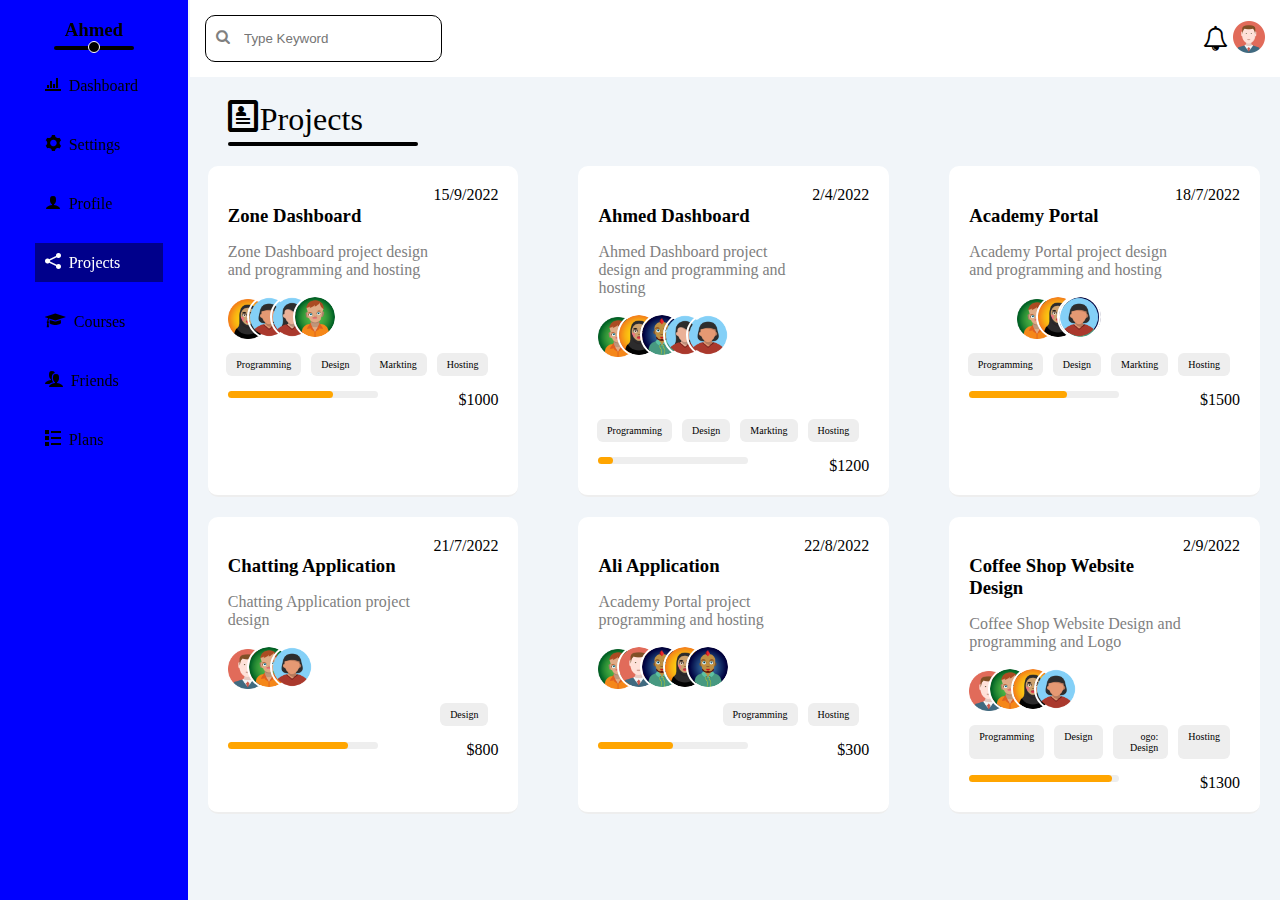
<file: project.html>
<!DOCTYPE html>
<html lang="en">
  <head>
    <meta charset="UTF-8" />
    <meta http-equiv="X-UA-Compatible" content="IE=edge" />
    <meta name="viewport" content="width=device-width, initial-scale=1.0" />
    <title>Settings</title>
    <link rel="stylesheet" href="icons/style.css" />
    <link rel="stylesheet" href="index.css" />
    <link rel="stylesheet" href="framwork.css" />
    <link rel="stylesheet" href="responsev index.css" />
    <link rel="stylesheet" href="fonts/New icon/style.css" />
    <script defer src="project.js"></script>
  </head>
  <body>
    <div class="page">
      <div class="sidebar">
        <h3 class="t-c">Ahmed</h3>
        <button class="line">
          <span class="s1"></span> <span class="s2"></span>
        </button>
        <ul>
          <li>
            <a href="index.html" class="icon-stats-bars">
              <span>Dashboard</span></a
            >
          </li>
          <li>
            <a href="settings.html" class="icon-cog"> <span>Settings</span></a>
          </li>
          <li>
            <a href="profile.html" class="icon-user"> <span>Profile</span></a>
          </li>
          <li class="bg-darkblue">
            <a href="project.html" class="icon-share2 cwhite">
              <span>Projects</span></a
            >
          </li>
          <li>
            <a href="courses.html" class="icon-graduation-cap">
              <span>Courses</span></a
            >
          </li>
          <li>
            <a href="friends.html" class="icon-users"> <span>Friends</span></a>
          </li>
          <li>
            <a href="plans.html" class="icon-list"> <span>Plans</span></a>
          </li>
        </ul>
      </div>
      <div class="content">
        <!-- start hearder -->
        <div class="head">
          <div class="search">
            <span class="icon-search"></span>
            <input class="field" type="search" placeholder="Type Keyword" />
          </div>
          <div class="icons">
            <span class="notification icon-bell-o"></span>
            <span
              ><img class="avatar" id="avatar" src="/img/avatar.png" alt=""
            /></span>
          </div>
          <!-- start avatar button -->
          <div class="avatar-list" id="avatarl">
            <div class="ava-title">
              <img src="img/avatar.png" alt="" />
              <p>Ahmed Safwat</p>
            </div>
            <div class="a">
              <a href="index.html">Dashboard</a>
            </div>
            <div class="a">
              <a href="profile.html">View Profile</a>
            </div>
            <div class="a">
              <a href="settings.html">Account Settings</a>
            </div>
            <div class="a">
              <a href="#">Log Out</a>
            </div>
          </div>
          <!-- start avatar button -->
          <!-- start notification button -->
          <div class="not-list" id="notl">
            <div class="a">
              <a href="#"></a>
            </div>
            <div class="a footer">
              <a href="#">You Have No Notifications</a>
            </div>
          </div>
          <!-- end notification button -->
        </div>
        <!-- end header -->
        <h1 class="title-page icon-profile">Projects</h1>
        <button class="lines">
          <span class="d1"></span><span class="d2"></span>
        </button>
        <div class="wraapper">
          <div class="project-w">
            <div class="h">
              <div>
                <h3>Zone Dashboard</h3>
                <p>Zone Dashboard project design and programming and hosting</p>
              </div>
              <div>
                <span>15/9/2022</span>
              </div>
            </div>
            <div class="team">
              <a href="#"> <img class="img1" src="img/2.png" alt="" /></a>
              <a href="#"><img class="img2" src="img/3.png" alt="" /></a>
              <a href="#"><img class="img3" src="img/4.png" alt="" /></a>
              <a href="#"><img class="img4" src="img/6.png" alt="" /></a>
            </div>
            <div class="descrip">
              <span>Hosting</span>
              <span>Markting</span>
              <span>Design</span>
              <span>Programming</span>
            </div>
            <div class="rating">
              <span class="l1"
                ><span class="l2" style="width: 70%"></span
              ></span>
              <span class="cgray">$1000</span>
            </div>
          </div>
          <div class="project-w">
            <div class="h">
              <div>
                <h3>Ahmed Dashboard</h3>
                <p>
                  Ahmed Dashboard project design and programming and hosting
                </p>
              </div>
              <div>
                <span>2/4/2022</span>
              </div>
            </div>
            <div class="team">
              <a href="#"><img class="img1" src="img/6.png" alt="" /></a>
              <a href="#"> <img class="img2" src="img/2.png" alt="" /></a>
              <a href="#"><img class="img3" src="/img/1.png" alt="" /></a>
              <a href="#"><img class="img4" src="img/4.png" alt="" /></a>
              <a href="#"><img class="img5" src="img/3.png" alt="" /></a>
              <a href="#"><img class="img6" src="/img/avatar.png" alt="" /></a>
            </div>
            <div class="descrip">
              <span>Hosting</span>
              <span>Markting</span>
              <span>Design</span>
              <span>Programming</span>
            </div>
            <div class="rating">
              <span class="l1"
                ><span class="l2" style="width: 10%"></span
              ></span>
              <span class="cgray">$1200</span>
            </div>
          </div>
          <div class="project-w">
            <div class="h">
              <div>
                <h3>Academy Portal</h3>
                <p>Academy Portal project design and programming and hosting</p>
              </div>
              <div>
                <span>18/7/2022</span>
              </div>
            </div>
            <div class="team">
              <a href="#"><img class="img6" src="/img/avatar.png" alt="" /></a>
              <a href="#"><img class="img1" src="img/6.png" alt="" /></a>
              <a href="#"> <img class="img2" src="img/2.png" alt="" /></a>
              <a href="#"><img class="img3" src="/img/1.png" alt="" /></a>
              <a href="#"><img class="img5" src="img/3.png" alt="" /></a>
            </div>
            <div class="descrip">
              <span>Hosting</span>
              <span>Markting</span>
              <span>Design</span>
              <span>Programming</span>
            </div>
            <div class="rating">
              <span class="l1"
                ><span class="l2" style="width: 65%"></span
              ></span>
              <span class="cgray">$1500</span>
            </div>
          </div>
          <div class="project-w">
            <div class="h">
              <div>
                <h3>Chatting Application</h3>
                <p>Chatting Application project design</p>
              </div>
              <div>
                <span>21/7/2022</span>
              </div>
            </div>
            <div class="team">
              <a href="#"><img class="img1" src="/img/avatar.png" alt="" /></a>
              <a href="#"><img class="img2" src="img/6.png" alt="" /></a>
              <a href="#"><img class="img3" src="img/3.png" alt="" /></a>
            </div>
            <div class="descrip">
              <span>Design</span>
            </div>
            <div class="rating">
              <span class="l1"
                ><span class="l2" style="width: 80%"></span
              ></span>
              <span class="cgray">$800</span>
            </div>
          </div>
          <div class="project-w">
            <div class="h">
              <div>
                <h3>Ali Application</h3>
                <p>Academy Portal project programming and hosting</p>
              </div>
              <div>
                <span>22/8/2022</span>
              </div>
            </div>
            <div class="team">
              <a href="#"><img class="img1" src="img/6.png" alt="" /></a>
              <a href="#"><img class="img2" src="/img/avatar.png" alt="" /></a>
              <a href="#"><img class="img3" src="/img/1.png" alt="" /></a>
              <a href="#"> <img class="img4" src="img/2.png" alt="" /></a>
              <a href="#"><img class="img5" src="/img/1.png" alt="" /></a>
            </div>
            <div class="descrip">
              <span>Hosting</span>
              <span>Programming</span>
            </div>
            <div class="rating">
              <span class="l1"
                ><span class="l2" style="width: 50%"></span
              ></span>
              <span class="cgray">$300</span>
            </div>
          </div>
          <div class="project-w">
            <div class="h">
              <div>
                <h3>Coffee Shop Website Design</h3>
                <p>Coffee Shop Website Design and programming and Logo</p>
              </div>
              <div>
                <span>2/9/2022</span>
              </div>
            </div>
            <div class="team">
              <a href="#"><img class="img1" src="/img/avatar.png" alt="" /></a>
              <a href="#"><img class="img2" src="img/6.png" alt="" /></a>
              <a href="#"> <img class="img3" src="img/2.png" alt="" /></a>
              <a href="#"><img class="img4" src="img/3.png" alt="" /></a>
            </div>
            <div class="descrip">
              <span>Hosting</span>
              <span>:ogo Design</span>
              <span>Design</span>
              <span>Programming</span>
            </div>
            <div class="rating">
              <span class="l1"
                ><span class="l2" style="width: 95%"></span
              ></span>
              <span class="cgray">$1300</span>
            </div>
          </div>
        </div>
      </div>
    </div>
  </body>
</html>
</file>
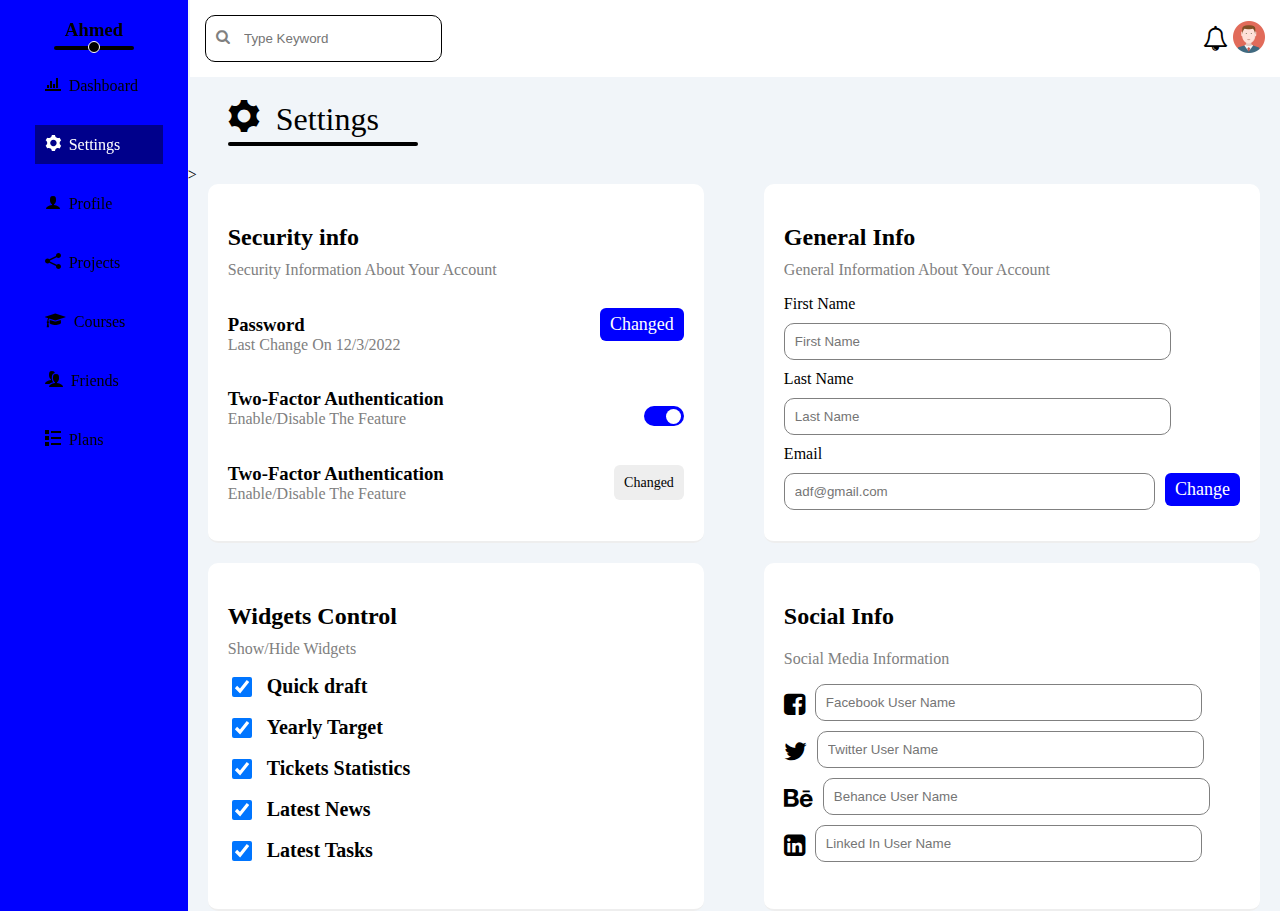
<file: settings.html>
<!DOCTYPE html>
<html lang="en">
  <head>
    <meta charset="UTF-8" />
    <meta http-equiv="X-UA-Compatible" content="IE=edge" />
    <meta name="viewport" content="width=device-width, initial-scale=1.0" />
    <title>Settings</title>
    <link rel="stylesheet" href="icons/style.css" />
    <link rel="stylesheet" href="index.css" />
    <link rel="stylesheet" href="framwork.css" />
    <link rel="stylesheet" href="responsev index.css" />
    <link rel="stylesheet" href="fonts/New icon/style.css">
    <script defer src="setting.js"></script>
    <script defer src="index.html"></script>
  </head>
  <body>
    <div class="page">
      <div class="sidebar">
        <h3 class="t-c">Ahmed</h3>
        <button class="line">
          <span class="s1"></span> <span class="s2"></span>
        </button>
        <ul>
          <li>
            <a href="index.html" class="icon-stats-bars">
              <span>Dashboard</span></a
            >
          </li>
          <li class="bg-darkblue">
            <a href="settings.html" class="icon-cog cwhite"> <span>Settings</span></a>
          </li>
          <li>
            <a href="profile.html" class="icon-user"> <span>Profile</span></a>
          </li>
          <li>

            <a href="project.html" class="icon-share2"> <span>Projects</span></a>
          </li>
          <li>
            <a href="courses.html" class="icon-graduation-cap">
              <span>Courses</span></a
            >
          </li>
          <li>
            <a href="friends.html" class="icon-users"> <span>Friends</span></a>
          </li>
          <li>
            <a href="plans.html" class="icon-list"> <span>Plans</span></a>
          </li>
        </ul>
      </div>
      <div class="content">
        <!-- start hearder -->
        <div class="head">
          <div class="search">
            <span class="icon-search"></span>
            <input class="field" type="search" placeholder="Type Keyword" />
          </div>
          <div class="icons">
            <span class="notification icon-bell-o"></span>
            <span><img class="avatar" id="avatar" src="img/avatar.png" alt="" /></span>
          </div>
                  <!-- start avatar button -->
        <div class="avatar-list" id="avatarl">
          <div class="ava-title">
            <img src="img/avatar.png" alt="">
            <p>Ahmed Safwat</p>
          </div>
          <div class="a">
            <a href="index.html">Dashboard</a>
          </div>
          <div class="a">
              <a href="profile.html">View Profile</a>
            </div>
            <div class="a">
              <a href="settings.html">Account Settings</a>
            </div>
            <div class="a">
              <a href="#">Log Out</a>
            </div>
          </div>
        <!-- start avatar button -->
               <!-- start notification button -->
               <div class="not-list" id="notl">
                <div class="a">
                    <a href="#"></a>
                  </div>
                  <div class="a footer">
                    <a href="#">You Have No Notifications</a>
                  </div>
      
                </div>
              <!-- end notification button -->
        </div>
        <!-- end header -->
        <h1 class="title-page icon-cog"> Settings</h1>
        <button class="lines">
          <span class="d1"></span><span class="d2"></span>
        </button>
        <div class="settings-page">>
        </div>
        <div class="wrapper">
          <!-- start site control -->
          <div class="security-info">
            <h2>Security info</h2>
            <p>Security Information About Your Account</p>
            <div class="row-about">
              <div>
                <h3>Password</h3>
                <p>Last Change On 12/3/2022</p>
              </div>
              <div class="lable"><label class="change">Changed</label></div>
            </div>
            <div class="row-about">
              <div>
                <h3>Two-Factor Authentication</h3>
                <p>Enable/Disable The Feature</p>
              </div>
              <div>
                <label class="toggle">
                  <input class="toggle-check" type="checkbox" checked />
                  <div class="toggle-switch"></div>
                </label>
              </div>
            </div>
            <div class="row-about">
              <div>
                <h3>Two-Factor Authentication</h3>
                <p>Enable/Disable The Feature</p>
              </div>
              <div><label class="Devices">Changed</label></div>
            </div>
          </div>
          <!-- end site control -->
          <!-- start General Info-->
          <div class="GeneralInfo">
            <h2>General Info</h2>
            <p>General Information About Your Account</p>
            <div class="Form">
              <label class="name" for="name">First Name</label>
              <input class="first" type="text" placeholder="First Name" />
              <label class="name" for="name">Last Name</label>
              <input class="first" type="text" placeholder="Last Name" />
              <label class="name" for="Email">Email</label>
              <div class="changeEmail">
                <input class="first" type="email" placeholder="adf@gmail.com" />
                <a class="echange" href="#">Change</a>
              </div>
            </div>
          </div>

          <!-- end General Info -->
          <!-- start w control -->
          <div class="wcontrol">
            <h2>Widgets Control</h2>
            <p>Show/Hide Widgets</p>
            <div class="checkbox">
              <div class="checkrow">
                <input type="checkbox" checked />
                <label>Quick draft</label>
              </div>
              <div class="checkrow">
                <input type="checkbox" checked />
                <label>Yearly Target</label>
              </div>
              <div class="checkrow">
                <input type="checkbox" checked />
                <label>Tickets Statistics</label>
              </div>
              <div class="checkrow">
                <input type="checkbox" checked />
                <label>Latest News</label>
              </div>
              <div class="checkrow">
                <input type="checkbox" checked />
                <label>Latest Tasks</label>
              </div>
            </div>
          </div>
          <!-- start w control -->
           <!-- start social -->
          <div class="social">
            <h2>Social Info</h2>
            <p>Social Media Information</p>
            <div class="Media">
                <div class="smedia">
                    <label class="icon-facebook-square logo-f"></label>
                    <input type="text" placeholder="Facebook User Name">
                </div>
                <div class="smedia">
                    <label class="icon-twitter logo-f"></label>
                    <input type="text" placeholder="Twitter User Name">
                </div>
                <div class="smedia">
                    <label class="icon-behance logo-f"></label>
                    <input type="text" placeholder="Behance User Name">
                </div>    <div class="smedia">
                    <label class="icon-linkedin-square logo-f"></label>
                    <input type="text" placeholder="Linked In User Name">
                </div>
            </div>
          </div>
           <!-- end social -->
          </div>
        </div>
      </div>
    </div>
  </body>
</html>
</file>
<file: icons/style.css>
@font-face {
  font-family: 'icomoon';
  src:  url('fonts/icomoon.eot?plo4yu');
  src:  url('fonts/icomoon.eot?plo4yu#iefix') format('embedded-opentype'),
    url('fonts/icomoon.ttf?plo4yu') format('truetype'),
    url('fonts/icomoon.woff?plo4yu') format('woff'),
    url('fonts/icomoon.svg?plo4yu#icomoon') format('svg');
  font-weight: normal;
  font-style: normal;
  font-display: block;
}

[class^="icon-"], [class*=" icon-"] {
  /* use !important to prevent issues with browser extensions that change fonts */
  font-family: 'icomoon' !important;
  speak: never;
  font-style: normal;
  font-weight: normal;
  font-variant: normal;
  text-transform: none;
  line-height: 1;

  /* Better Font Rendering =========== */
  -webkit-font-smoothing: antialiased;
  -moz-osx-font-smoothing: grayscale;
}

.icon-search:before {
  content: "\f002";
}
.icon-star:before {
  content: "\f005";
}
.icon-th-list:before {
  content: "\f00b";
}
.icon-home:before {
  content: "\f015";
}
.icon-list-alt:before {
  content: "\f022";
}
.icon-check-square-o:before {
  content: "\f046";
}
.icon-facebook-square:before {
  content: "\f082";
}
.icon-linkedin-square:before {
  content: "\f08c";
}
.icon-twitter:before {
  content: "\f099";
}
.icon-bell-o:before {
  content: "\f0a2";
}
.icon-dollar:before {
  content: "\f155";
}
.icon-usd:before {
  content: "\f155";
}
.icon-graduation-cap:before {
  content: "\f19d";
}
.icon-mortar-board:before {
  content: "\f19d";
}
.icon-behance:before {
  content: "\f1b4";
}
.icon-trash:before {
  content: "\f1f8";
}
.icon-user-circle:before {
  content: "\f2bd";
}
.icon-profile:before {
  content: "\e923";
}
.icon-file-text2:before {
  content: "\e926";
}
.icon-user:before {
  content: "\e971";
}
.icon-users:before {
  content: "\e972";
}
.icon-spinner:before {
  content: "\e97a";
}
.icon-spinner3:before {
  content: "\e97c";
}
.icon-cog:before {
  content: "\e994";
}
.icon-stats-bars:before {
  content: "\e99c";
}
.icon-cancel-circle:before {
  content: "\ea0d";
}
.icon-cross:before {
  content: "\ea0f";
}
.icon-checkmark:before {
  content: "\ea10";
}
.icon-embed2:before {
  content: "\ea80";
}
.icon-instagram:before {
  content: "\ea92";
}
</file>
<file: index.css>
(@import url('https://fonts.googleapis.com/css2?family=Open+Sans:ital,wght@0,300;0,400;0,500;0,600;0,700;0,800;1,300;1,400;1,500;1,600;1,700;1,800&display=swap');
);

*{
    font-family: 'Open Sans', sans-serif;
    margin: 0;
    padding: 0;
}
body{
    background-color: #f1f5f9;
    margin: 0;
}
a{
    text-decoration: none;
    color: black;
}
li{
    list-style: none;
}

.page{
    display: flex;
}

.sidebar{
    display: flex;
    flex-direction: column;
    align-items: center;
    width: 220px;
    background-color: blue;
    min-height: 100vh;
    padding-left: 0;
    overflow: none;
}
.sidebar h3{
    text-align: center;
    cursor: pointer;
    position: fixed;
}
.sidebar ul{
    padding-left: 0;
    position: fixed;
    top: 50px;
}
.sidebar ul li{
    width: 100%;
    padding-left: 10px;
    padding-top: 10px;
    padding-bottom: 10px;
    margin-right: 15px;
    
}

.title-page{
    margin-top: 100px;
}

.line .s1{
    margin-left: auto;
    margin-right: auto;
    display: block;
    width: 80px;
    height: 4px;
    background-color: black;
    border-radius: 3px;
    transform-origin: 0 0;
    transition: 0.4s;
}
.line .s2{
    margin-left: auto;
    margin-right: auto;
    display: block;
    width: 10px;
    height: 10px;
    background-color: black;
    border-radius: 50%;
    border: 1.5px solid white;
    transform-origin: 0 0;
    transition: 0.4s;
    transform: translateY(-9px);
}



.line{
    background-color: transparent;
    outline: o;
    border: 0;
    position: fixed;
    top: 45px;
}

li {
    margin-right: 40px;
    margin-bottom: 20px;
    margin-left: 0;
}


/* content */
/* _________________________________________________________________________ */
.content{
    width: 100%;
    overflow: hidden;
}

.head{
    background-color: white;
    padding: 15px;
    display: flex;
    align-items: center;
    justify-content: space-between;
    position: fixed;
    right:0;
    left: 190px;
    z-index: 30;
}

.icons{
    display: flex;
    align-items: center;
}

.notification{
    position: relative;
    cursor: pointer;
}
.search{
    padding: 5px 10px;
    border: 1px solid black;
    border-radius: 10px;
}
.field{
    width: 70%;
    padding: 10px;
    outline: none;
    border: none;
    margin-left: 0;
}
.icon-search{
    font-size: 15px;
    color: grey;
}
.head .search input:focus::placeholder { 
opacity: 0;
}

.icons .avatar{
    cursor: pointer;
    width: 32px;
    height: 32px;
}
.icon-bell-o{
    font-size: 25px;
    margin-right: 5px;
}

.avatar-list{
    display: none;
    width: 250px;
    height: fit-content;
    background-color: white;
    box-shadow: 0 5px 25px rgba(1 1 1 / 15% );
    border-radius: 10px;
    padding-bottom: 20px;
    z-index: 10000000;
    position: absolute;
    right: 0;
    top: 80px;
    transition: 0.5;

}
.select-clicked{
    display: block;
}
.ava-title{
    width: 100%;
    height: 100px;
    background-color: #f1f5f9;
    display: flex;
    flex-direction: column;
    align-items: center;
    padding-top: 20px;
    margin-bottom: 20px;
}
.ava-title img{
    width: 50px;
}
.avatar-list .a{
    font-size: 20px;
    padding: 10px 20px;
}
.avatar-list .a:hover{
    background-color: #f1f5f9;
}
/* notification */
.not-list{
    display: none;
    width: 250px;
    height: fit-content;
    background-color: white;
    box-shadow: 0 5px 25px rgba(1 1 1 / 15% );
    border-radius: 10px;
    padding-bottom: 10px;
    z-index: 10000000;
    position: absolute;
    right:40px;
    top: 80px;
    transition: 0.5;
}
.select-notclicked{
    display: block;
}
.not-list .footer{
    border-top: 2px solid #f1f5f9;
}
.not-list .a{
    font-size: 15px;
    padding: 10px 20px;
}
.not-list .a:hover{
    background-color: #f1f5f9;
}
/* notification */
/* End search bar */

h1{
    position: relative;
    margin: 10px 40px;
    margin-bottom: 0;
}

.lines{
    outline: none;
    border: none;
    margin-left: 40px;
    margin-top: 0;
    padding: 0;
    margin-bottom: 20px;
}
button .d1{
    display: block;
    width: 190px;
    height: 4px;
    background-color: black;
    border-radius: 3px;
    transform-origin: 0 0;
    transition: 0.4s;
}


.wrapper{
    display: grid;
    grid-template-columns: repeat(auto-fill ,  minmax(450px,1fr));
    gap: 20px;
}
.welcome{
    background-color: white;
    margin-left: 20px;
    border-radius: 10px;
    margin-right: 20px;
    overflow: hidden;
}
.welcome h2 {
    margin-top: 10px;
    margin-bottom: 0;
}
.intro{
    background-color: #EEE;
    display: flex;
    justify-content: space-between;
    padding: 20px;


}
.intro .gray {
    margin-top: 5px;
}
.intro .img{ 
width: 100px;
}
.body{
    display: flex;
    padding: 20px;
    margin-bottom: 20px;
    text-align: center;
    margin-top: 10px;
    padding-top: 0;
    border-bottom: 1px solid #EEE;
    border-top: 1px solid #EEE;
}
.sbody{
    display: block;
    color: gray;
    font-size: 14px;
    margin-top: 10px;
}
.visit{
    display: block;
    font-size: 14px;
    border-radius: 6px;
    background-color: blue;
    color: white;
    width: fit-content;
    margin-left: auto;
    margin-right: 15px;
    margin-bottom: 15px;
    transition: 0.3s;
    padding: 4px 10px;
}
.visit:hover{
    background-color:darkblue;
 
}
.body{
    margin-top: 10px;
    padding-top: 0;
}

.body > div {
    font-size: 15px;
    font-weight: 600;
    flex: 1;
}

.welcome .ava{
    width: 70px;
    transform: translateY(-28px);
    margin-left: 20px;
}

/* __________________ */
.quickdraft{
    background-color: white;
    margin-left: 20px;
    border-radius: 10px;
    margin-right: 20px;
    overflow: hidden;
    padding: 20px;
}
.quickdraft h2{
    margin-top: 0;
    margin-bottom: 10px;
}
form{
    display: block;
}
form .text{
    background-color: #EEE;
    border: none;
    padding: 20px;
    margin-bottom: 10px;
}
form textarea{
    background-color: #EEE;
    width: 95%;
    resize: none;
    min-height: 180px;
    padding: 10px;
    text-overflow: none;

}

form .sub{
    display: block;
    font-size: 14px;
    border-radius: 6px;
    background-color: blue;
    color: white;
    width: fit-content;
    margin-left: auto;
    margin-bottom: 15px;
    transition: 0.3s;
    padding: 4px 10px;
    border: none;
}
form .sub:hover{
    background-color:darkblue;
}
/* _____________________________ */

.target{
    background-color: white;
    margin-left: 20px;
    border-radius: 10px;
    margin-right: 20px;
    overflow: hidden;
    padding: 20px;
}


.target h2{
    margin-top: 0;
    margin-bottom: 10px;
}

.target p{
    margin-top: 0;
    margin-bottom: 20px;
    color: gray;
    font-size: 15px;
}
.targetrow{
    display: flex;

}
.icoon button{
    background-color: transparent;
    border: none;
    outline: none;


    
    font-size: 25px;
}
.icoon{
    margin-bottom: 0;
    width: 50px;
    height: 70px;
    align-items: center;
    margin-right: 10px;
    margin-bottom: 20px;
    display: flex;
    align-items: center;
    justify-content: center;
}

details{
    display: flex;
    flex: 1;
}

 .details .progress{
    position: relative;
    height: 5px;
    width: 25vh;
    margin-top: 12px;
}

.details .m{
    font-size: 14px;
}
.details .progress .p{
    position: absolute;
    left: 0;
    top: 0;
    height: 5px;
}

.details .progress .pt{
    font-size: 14px;
    position: absolute;
    bottom: 20px;
    right: -18px;
    padding: 5px;
    border-radius: 10px;
    color:white;
    z-index: 10;
}
.details .mt{
    display: block;
    margin-top: 5px;
    margin-top: 10px;
    font-weight: bold;
}
.progress .tra1 {
    border-top: 28px solid blue;
    border-left: 14px solid transparent;
    border-right: 14px solid transparent;
    position: absolute;
    right: -14px;
    bottom: 9px;

}

.progress .tra2 {
    border-top: 28px solid orangered;
    border-left: 14px solid transparent;
    border-right: 14px solid transparent;
    position: absolute;
    right: -14px;
    bottom: 9px;

}


/* ________________________ */
.Tickets{
    background-color: white;
    margin-left: 20px;
    border-radius: 10px;
    margin-right: 20px;
    overflow: hidden;
    padding: 20px;
}

.Tickets h2{
    margin-top: 0;
    margin-bottom: 10px;
}

.Tickets p{
    margin-top: 0;
    margin-bottom: 20px;
    color: gray;
    font-size: 15px;
}

.Tickets .boxs{
    display: flex;
    flex-wrap: wrap;
    text-align: center;

}
.Tickets .boxs .box{
    padding: 10px 40px;
    border-radius: 10px;
    font-size: 14px;
    color: gray;
    border: 1px solid gray;
    border-radius: 6px;
    margin: 10px;
    flex: 1;
}
.icon-th-list{
    color: orange;
}
.icon-check-square-o{
    color: orange;
}
.icon-spinner{
    color: blue;
}
.icon-cancel-circle{
    color: darkblue;
}
.box span{
    font-weight: 800;
}
/* _____________________________________ */
.latestnews{
    background-color: white;
    margin-left: 20px;
    border-radius: 10px;
    margin-right: 20px;
    overflow: hidden;
    padding: 20px;
    border-bottom: 2px solid #EEE;
}


.latestnews h2{
    margin-top: 0;
    margin-bottom: 10px;
}

.latest-row{
    border-bottom: 2px solid #EEE;
    display: flex;
    align-items: center;
    margin-bottom: 10px;
    margin-top: 10px;
}

.latestnews img{
    width: 100px;
    height: 60px;
    margin-right: 15px;
    border-radius: 6px;
}
.info{
    flex-grow: 1;
}
.info h3 {
    font-size: 14px;
}
.info p{
    font-size: 14px;
    color: gray;
    margin-bottom: 20px;
    
}

.latest-row .lable{
    background-color: #EEE;
    font-size: 14px;
    margin-left: auto;
    border-radius: 6px;
    width: fit-content;
    padding: 4px 10px;
    margin-bottom: 10px;
}
/*________________________________________ */
.latesttask{
    background-color: white;
    margin-left: 20px;
    border-radius: 10px;
    margin-right: 20px;
    overflow: hidden;
    padding: 20px;
    border-bottom: 2px solid #EEE;
}


.latesttask h2{
    margin-top: 0;
    margin-bottom: 10px;
}

.latest-row{
    border-bottom: 2px solid #EEE;
    display: flex;
    align-items: center;
    margin-bottom: 10px;
    margin-top: 10px;
}

.icon-trash{
    font-size: 15px;
    cursor: pointer;
}
/* start settings page */
/* ____________________________________________________________________*/
.toggle-check{
-webkit-appearance: none;
appearance: none;
}
.toggle-switch{
width: 40px;
height: 20px;
background-color: #CCC;
border-radius: 12px;
cursor: pointer;
position: relative;
transition: 0.3s;

}
.toggle-switch::before{
    content:"";
    position: absolute;
    width: 15px;
    height: 15px;
    background-color: white;
    border-radius: 50%;
    top: 3px;
    transition: 0.5s;
    left: 4px;
}

.toggle-check:checked + .toggle-switch{
    background-color: blue
}
.toggle-check:checked + .toggle-switch::before{
left: 22px;
}

.security-info{
    background-color: white;
    margin-left: 20px;
    border-radius: 10px;
    margin-right: 20px;
    overflow: hidden;
    padding: 20px;
    border-bottom: 2px solid #EEE;
}
.security-info h2{
    margin-bottom: 10px;
}

.security-info h3{
   margin-bottom: 0;
    }
    
.security-info p{
color: gray;
margin-top: 0;
}

.row-about{
    display: flex;
    align-items: center;
    justify-content: space-between;
}

.row-about .change{
    font-size: 18px;
    display: block;
    border-radius: 6px;
    background-color: blue;
    color: white;
    width: fit-content;
    margin-left: auto;
    margin-bottom: 15px;
    transition: 0.3s;
    padding: 6px 10px;
    border: none;
    cursor: pointer;

}
.row-about .Devices{
    background-color: #EEE;
    font-size: 14px;
    margin-left: auto;
    border-radius: 6px;
    width: fit-content;
    padding: 10px 10px;
    margin-bottom: 10px;

}


/* end settings page */
/* start Genaral information*/


.GeneralInfo{
    background-color: white;
    margin-left: 20px;
    border-radius: 10px;
    margin-right: 20px;
    overflow: hidden;
    padding: 20px;
    border-bottom: 2px solid #EEE;
}
.GeneralInfo h2{
    margin-bottom: 10px;
}

.GeneralInfo h3{
   margin-bottom: 0;
    }
    
.GeneralInfo p{
color: gray;
margin-top: 0;
}
.Form{
    display: flex;
    flex-direction: column;
}
.Form .first{
    width: 80%;
    height: 15px;
    padding: 10px;
    border-radius: 10px;
    margin-bottom: 10px;
    outline: none;
    border: 1px solid gray;
}

.Form .name{
    margin-bottom: 10px;
}

.changeEmail{
    display: flex;
    flex: 1;
}

.echange{
    font-size: 18px;
    display: block;
    border-radius: 6px;
    background-color: blue;
    color: white;
    width: fit-content;
    margin-left: 10px;
    margin-bottom: 15px;
    transition: 0.3s;
    padding: 6px 10px;
    border: none;
}
/* end Genaral information */ 
/* start widget control */

.wcontrol{
    background-color: white;
    margin-left: 20px;
    border-radius: 10px;
    margin-right: 20px;
    overflow: hidden;
    padding: 20px;
    border-bottom: 2px solid #EEE;
}
.wcontrol h2{
    margin-bottom: 10px;
}

.wcontrol h3{
   margin-bottom: 0;
    }
    
.wcontrol p{
color: gray;
margin-top: 0;
}
.checkrow{
    margin-bottom: 15px;
    display: flex;
    align-items: center;
    font-size: 20px;
    font-weight: 600;
}
.checkrow input{
    margin-right: 15px;
    width: 20px;
    height: 20px;
}

.checkbox{
    display: flex;
    flex-direction: column;
    margin-bottom: 10px;
}

/* end widget control */

.social{
    background-color: white;
    margin-left: 20px;
    border-radius: 10px;
    margin-right: 20px;
    overflow: hidden;
    padding: 20px;
    border-bottom: 2px solid #EEE;
}

.social . h2{
    margin-bottom: 10px;
}

.social h3{
   margin-bottom: 0;
    }
    
.social p{
color: gray;
margin-top: 0;
}

.smedia{
    display: flex;
    align-items: center;
}

.smedia input{
    width: 80%;
    height: 15px;
    padding: 10px;
    border-radius: 10px;
    margin-bottom: 10px;
    outline: none;
    border: 1px solid gray;
}

.smedia label{
    padding-bottom: 5px;
}
/* end setting page */


/* start profile page */

.wrapperr{
    display: grid;
    grid-template-columns: 100%;
    gap: 20px;
    margin-bottom: 20px;
}

.profile-page{
    background-color: white;
    margin-left: 20px;
    border-radius: 10px;
    margin-right: 20px;
    overflow: hidden;
    padding: 10px;
    border-bottom: 2px solid #EEE;
    display: flex;
}

.pro{
    width: 300px;
    display: flex;
    align-items: center;
    flex-direction: column;
    padding: 10px;
    padding-top: 50px;
}
.pro h3{
    margin-bottom: 10px;
}

.pro p{
color: gray;
margin-top: 0;
}
.pro img{
    width: 100px;
}
.rate .l1{
    display: block;
    background-color:skyblue;
    width: 90px;
    height: 5px;
    border-radius: 6px;
    margin-bottom: 10px;
}
.rate .l2{
    display: block;
    background-color: blue;
    height: 5px;
    border-radius: 6px;
    margin-bottom: 10px;
}
.general{
    width: 100%;
    padding: 10px;
    font-size: 16px;
    border-left: 1px solid #EEE;
}
.general h5{
    margin: 10px 0;
}

.g-row{
    font-size: 14px;
    display: flex;
    align-items: center;
    justify-content: space-between;
    border: 1px solid #EEE;
    border-right: none;
    border-left: none;
    padding: 10px;
    margin: 10px;
}
.g-row span{
    color: grey;
}
/* end information */
/* start skills */
.skills{
    background-color: white;
    margin-left: 20px;
    border-radius: 10px;
    margin-right: 20px;
    overflow: hidden;
    padding: 20px;
    border-bottom: 2px solid #EEE;
}

.skills h3{
    }
    
.skills p{
color: gray;
margin-top: 0;
}

.skills .skill{
    font-size: 18px;
    display: block;
    border-radius: 6px;
    background-color: #EEE;
    width: fit-content;
    margin: 10px;
    transition: 0.3s;
    padding: 6px 10px;
    border: none;
}
 
.skills > div{
    border-bottom: 2px solid #EEE;
    display: flex;

}

/* start Activites */
.activites{
    background-color: white;
    margin-left: 20px;
    border-radius: 10px;
    margin-right: 20px;
    overflow: hidden;
    padding: 20px;
    border-bottom: 2px solid #EEE;
}

.pro{
    width: 300px;
    display: flex;
    align-items: center;
    flex-direction: column;
    padding: 10px;
    padding-top: 50px;
}
.pro h3{
    margin-bottom: 10px;
}

.pro p{
color: gray;
margin-top: 0;
}
.activity-row{
    display: flex;
    align-items: center;
    justify-content: space-between;
}
.activity-row .job{
    display: flex;
    align-items: center;
    border-bottom: 2px solid #EEE;
}

.activity-row .circel{
    width: 50px;
    height: 50px;
    border-radius: 20px;
    color: white;
    font-size: 30px;

}
.activity-row .circel{
    display: flex;
    align-items: center;
    text-align: center;
    justify-content: center;
}
.activity-row div{
    margin: 10px;
}
.activity-row div p{
    margin-top: 0px;
}
.activity-row div h3{
    margin-bottom: 5px;
}

.activity-row .time{
    display: flex;
    flex-direction: column;
    align-items: center;
    color: ;
}
/* start projects page  */

.wraapper{
    display: grid;
    grid-template-columns: repeat(auto-fill , minmax(300px,1fr));
    gap: 20px;
}
.project-w{
    background-color: white;
    margin-left: 20px;
    border-radius: 10px;
    margin-right: 20px;
    overflow: hidden;
    padding: 20px;
    border-bottom: 2px solid #EEE;
}
.project-w .h{
    display: flex;
}

.project-w h3{
    margin-bottom: 10px;
}

.project-w p{
color: gray;
margin-
}

.team img{
    width: 40px;
}
.team .img2{
    border: 2px solid white;
    border-radius: 50%;
 transform: translateX(-25px);
}
.team .img3{
    border: 2px solid white;
    border-radius: 50%;
    transform: translateX(-50px);
   }
   .team .img4{
    border: 2px solid white;
    border-radius: 50%;
    transform: translateX(-75px);
   }
   .team .img5{
    border: 2px solid white;
    border-radius: 50%;
    transform: translateX(-100px);
   }
   .team .img6{
    border: 2px solid white;
    border-radius: 50%;
    transform: translateX(-125px);
   }


   .descrip{
    display: flex;
  direction: rtl;

   }
   .descrip span{
    font-size: 10px;
    display: block;
    border-radius: 6px;
    background-color: #EEE;
    width: fit-content;
    margin: 10px;
    transition: 0.3s;
    padding: 6px 10px;
    border: none;
    margin-left: 0;
   }

   .rating{
    display: flex;
    justify-content: space-between;
    align-items: center;
    margin-top: 5px;
   }
   .rating .l1{
    display: block;
    background-color: #EEE;
    width: 150px;
    height: 7px;
    border-radius: 6px;
    margin-bottom: 10px;
}
.rating .l2{
    display: block;
    background-color: orange;
    height: 7px;
    border-radius: 6px;
    margin-bottom: 10px;
}
/* End projects page  */
/* start courses page */
.wrapper-course{
    display: grid;
    grid-template-columns: repeat(auto-fill,minmax(250px,1fr));
    gap: 20px;
    margin-bottom: 10px;
}
.courses-w{
    background-color: white;
    margin-left: 20px;
    border-radius: 10px;
    margin-right: 20px;
    margin-bottom: 10px;
    overflow: hidden;
    border-bottom: 2px solid #EEE;
}
.courses-w img{
    width: 100%;
}
.courses-w h3{
    font-size: 15px;
    margin-bottom: 10px;
    margin: 10px 20px;
}

.courses-w p{
    color: gray;
    margin: 0 20px;
}
.courses-w a{
    font-size: 18px;
    display: block;
    border-radius: 6px;
    background-color: blue;
    color: white;
    width: fit-content;
    margin-left: auto;
    margin-top: 10px;
    margin-bottom: 15px;
    transition: 0.3s;
    padding: 6px 10px;
    border: none;
    cursor: pointer;
}
.Data {
    display: flex;
    flex-direction: column;
    align-items: center;
}
.user{
    margin: 0 20px 10px 20px ;
    display: flex;
    justify-content: space-between;
}
.back-g{
    height: 150px;
    position: relative;
    overflow: hidden;
}
.courses-w .doc-avatar{
    width: 50px;
    border-radius: 50%;
    border: 2px solid white;
    margin-top: 20px;
    position: absolute;
    right: 75%;
    z-index: 1000;
}
/* end courses page */
/* start friends page  */
.wrapper-friends{
    display: grid;
    grid-template-columns: repeat(auto-fill , minmax(300px,1fr));
    gap: 20px;
    margin-bottom: 10px;
}
.friends-w{
    background-color: white;
    margin-left: 20px;
    border-radius: 10px;
    margin-right: 20px;
    margin-bottom: 10px;
    padding: 20px;
    overflow: hidden;
    border-bottom: 2px solid #EEE;
}
.prof{
    display: flex;
    justify-content: center;
    align-items: center;
    flex-direction: column;
}
.f-profile{
    width: 70px;
    height: 70px;
    border-radius: 50%;
}

.prof h3{
    margin-bottom: 10px;
}

.prof p{
color: gray;
margin-top: 0;
}
.f-info{
    display: flex;
    flex-direction: column;
    align-items: baseline;
}
.f-info span{
    font-size: 17px;
    margin-bottom: 10px;
}

.a-r-btn a{
    font-size: 15px;
    display: block;
    border-radius: 6px;
    color: white;
    width: fit-content;
    margin-left: 10px;
    margin-top: 10px;
    margin-bottom: 15px;
    margin-right: 0;
    transition: 0.3s;
    padding: 6px 10px;
    border: none;
    cursor: pointer;
}
.a-r-btn{
    display: flex;
    flex-direction: row;
}
.add-remove{
    display: flex;
    justify-content: space-between;
    align-items: center;
}
.contact a{
    width: fit-content;
    background-color: #EEE;
    border-radius: 6px;
    padding: 3px;
    margin-left: 5px;
}
/* End friends page  */
/* star File Page */

/* end file page */
/* start plans page */
.wrapper-plans{
    display: grid;
    grid-template-columns: repeat(auto-fill , minmax(300px,1fr));
    gap: 10px;
    margin-bottom: 10px;
}
.plans{
    background-color: white;
    margin-left: 10px;
    border-radius: 10px;
    margin-right: 20px;
    margin-bottom: 10px;
    padding: 20px;
    overflow: hidden;
    border-bottom: 2px solid #EEE;
    display: flex;
    flex-direction: column;
}
.plan-c{
    display: flex;
    justify-content: center;
    margin-bottom: 20px;
}
.border{
    width: 100%;
    display: flex;
    justify-content: center;
    text-align: center;
    padding: 5px;
}
.plan-card{
    padding: 20px;
    display: flex;
    text-align: center;
    flex-direction: column;
    width: 100%;
    border: 3px solid white;
    font-size: 20px;
    font-weight: bold;
    color: white;
 
}
.access{
    display: flex;
    justify-content: space-between;
    margin: 10px 0;
}
.i-circle{
    display: block;
    background-color: black;
    width: 20px;
    height: 20px;
    border-radius: 50%;
    margin-bottom: 10px;
    text-align: center;
    font-weight: 800;
}
.access .icon-checkmark{
    font-size: 10px;
    color: orange;
    border: 2px solid orange;
    border-radius: 50%;
    padding: 1px;
}
.plans a{
    border-radius: 6px;
    color: white;
    width: fit-content;
    margin-left: 10px;
    margin-top: 10px;
    margin-bottom: 15px;
    transition: 0.3s;
    padding: 6px 10px;
    border: none;
    cursor: pointer;
}
/* end plans page */
</file>
<file: framwork.css>
.bg-blue{
    background-color: blue;
}
.bg-red{
    background-color: Red;
}

.bg-orange{
    background-color: orange;
}

.bg-dblue{
    background-color: deepskyblue;
}
.bg-darkblue{
    background-color: darkblue;
}

.bg-ored{
    background-color: orangered;
}
.bg-gray{
    background-color: gray;
}
.cwhite{
    color: white;
}

.Ceee{
    color: #EEE;
}

.cyellow{
    color: yellow;
}
}.cgray{
    color: gray;
}

.logo-f{
    font-size: 25px;
    margin-right: 10px;
}


/*  start whem list sidebar select */
    .selector{
        background-color: ;
    }
/* end whem list sidebar select */
</file>
<file: responsev index.css>
@media screen and (max-width:790px ) {

    .sidebar{
        max-width: 70px;
    }
    .head{
left: 70px;
    }


    li a span{
        display: none;
    }
    li a{
    display: block;
    transform: translateX(2px);
    }

.sidebar h3{
    font-size: 15px;
}
.line .s1{
    width: 40px;
}
.line .s2{
    width: 10px;
    height: 10px;
}
.welcome{
    display: block;
    margin-left: 10px;
    margin-right: 10px;
    padding-left: 0px;
  
}
.welcome .ava{
    transform: translateX(-15px);
}
.wrapper{
    grid-template-columns:minmax(250px,1fr);
    gap: 10px;

}
.body{
    display: block;
}

.intro img{ 
    display: none;
    }
 .body > div {
    display: block;
    margin-top: 10px;
    }

    .welcome .ava{
        margin-left: 45%;
        width: 60px;
    }


    .details .progress{
        width: 25vh;
    }
    .latestnews .latest-row{
        display: block;
        text-align: center;
    }
    .latest-row .lable{
        margin-left: auto;
        margin-right: auto;
    }


    /* start profile page */
    .profile-page{
        display: block;
    }
    .pro{
transform: translateX(30px);    }
    .g-row{
        display: block;
    }

    .wrapperr{
        grid-template-columns:minmax(300px,1fr);
        gap: 10px;
        margin-bottom: 10px;
    }
    .pro{
        width: 200px;
    }
    /* project */
    .wraapper{
        display: grid;
        grid-template-columns: minmax(300px,1fr);
        gap: 10px;
    }
    /* project */

    /* courses */
    .wrapper-course{
        display: grid;
        gap: 10px;
    }

    /* courses */

}
}
</file>
<file: fonts/New icon/style.css>
@font-face {
  font-family: 'icomoon';
  src:  url('fonts/icomoon.eot?b02ht5');
  src:  url('fonts/icomoon.eot?b02ht5#iefix') format('embedded-opentype'),
    url('fonts/icomoon.ttf?b02ht5') format('truetype'),
    url('fonts/icomoon.woff?b02ht5') format('woff'),
    url('fonts/icomoon.svg?b02ht5#icomoon') format('svg');
  font-weight: normal;
  font-style: normal;
  font-display: block;
}

[class^="icon-"], [class*=" icon-"] {
  /* use !important to prevent issues with browser extensions that change fonts */
  font-family: 'icomoon' !important;
  speak: never;
  font-style: normal;
  font-weight: normal;
  font-variant: normal;
  text-transform: none;
  line-height: 1;

  /* Better Font Rendering =========== */
  -webkit-font-smoothing: antialiased;
  -moz-osx-font-smoothing: grayscale;
}

.icon-envelope-o:before {
  content: "\f003";
}
.icon-list-alt:before {
  content: "\f022";
}
.icon-check-square-o:before {
  content: "\f046";
}
.icon-phone:before {
  content: "\f095";
}
.icon-table:before {
  content: "\f0ce";
}
.icon-list:before {
  content: "\e9ba";
}
.icon-smile:before {
  content: "\e9e1";
}
.icon-share2:before {
  content: "\ea82";
}
</file>
